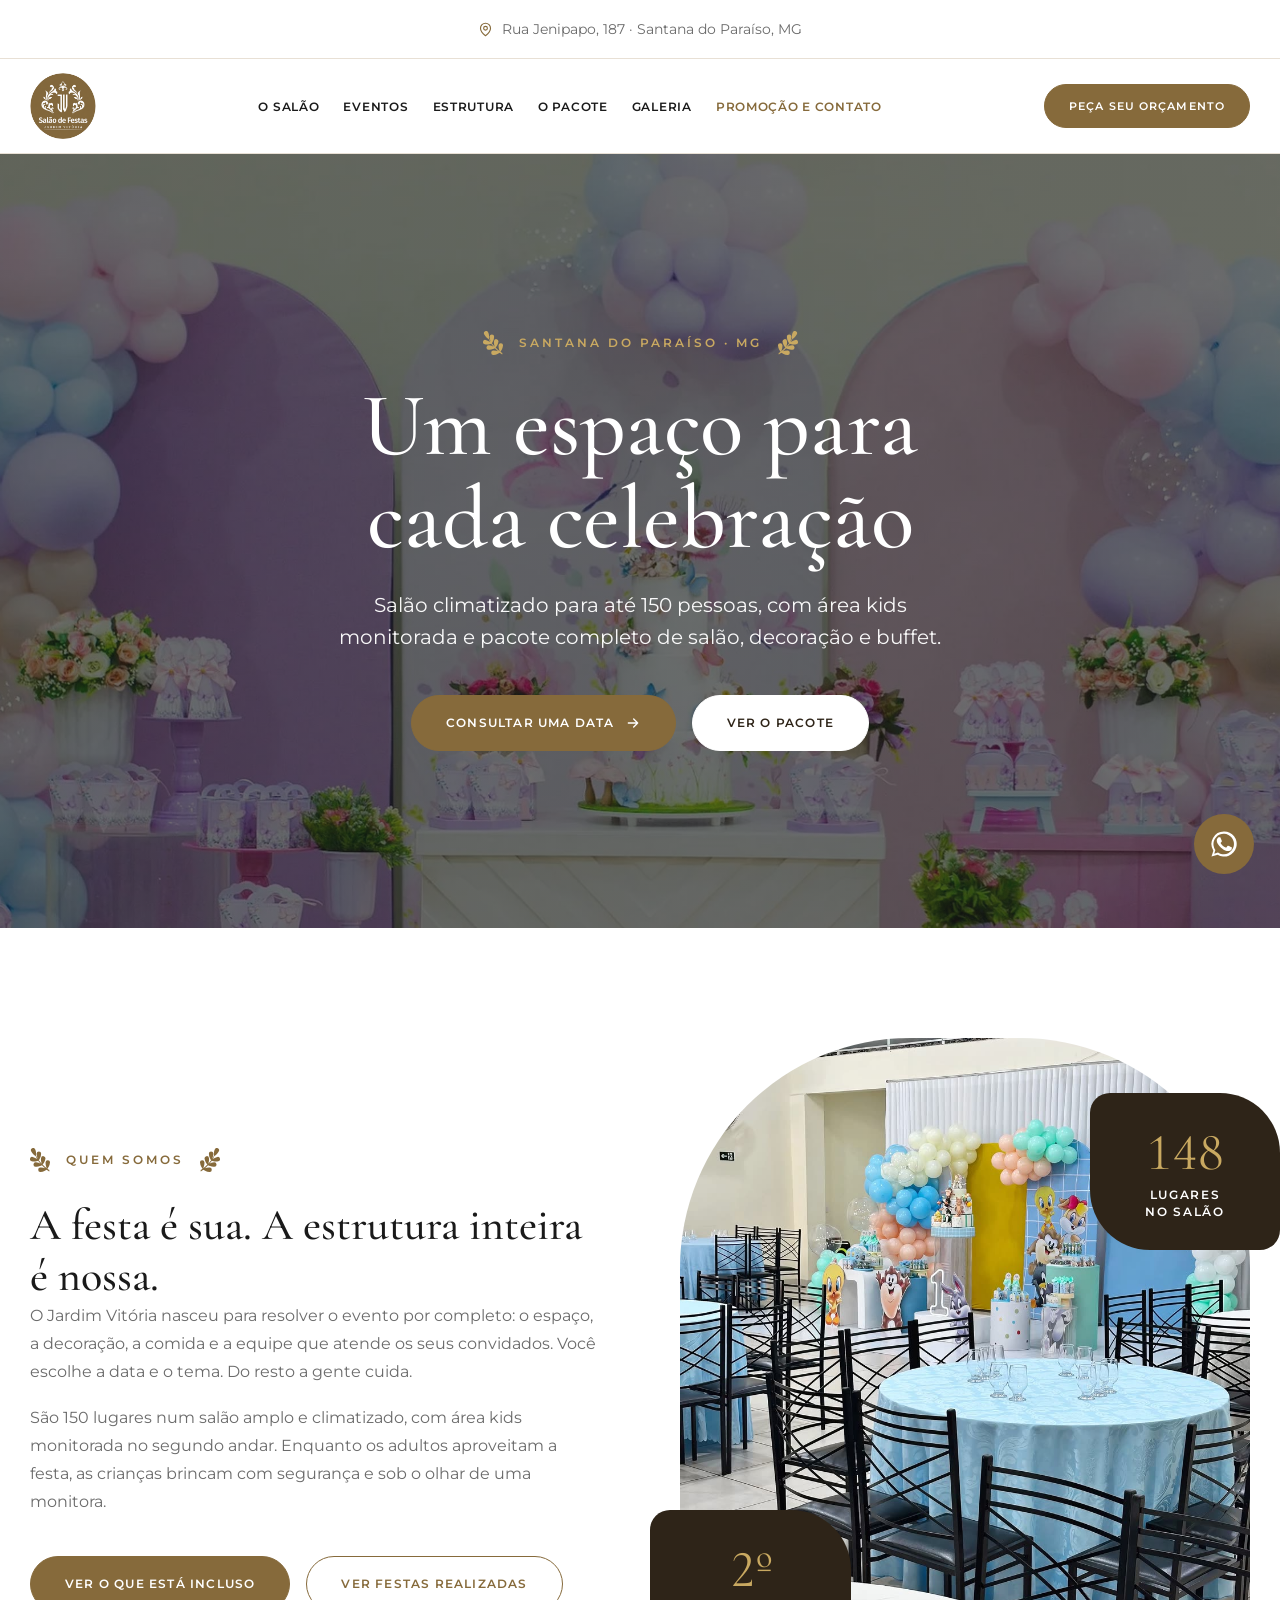
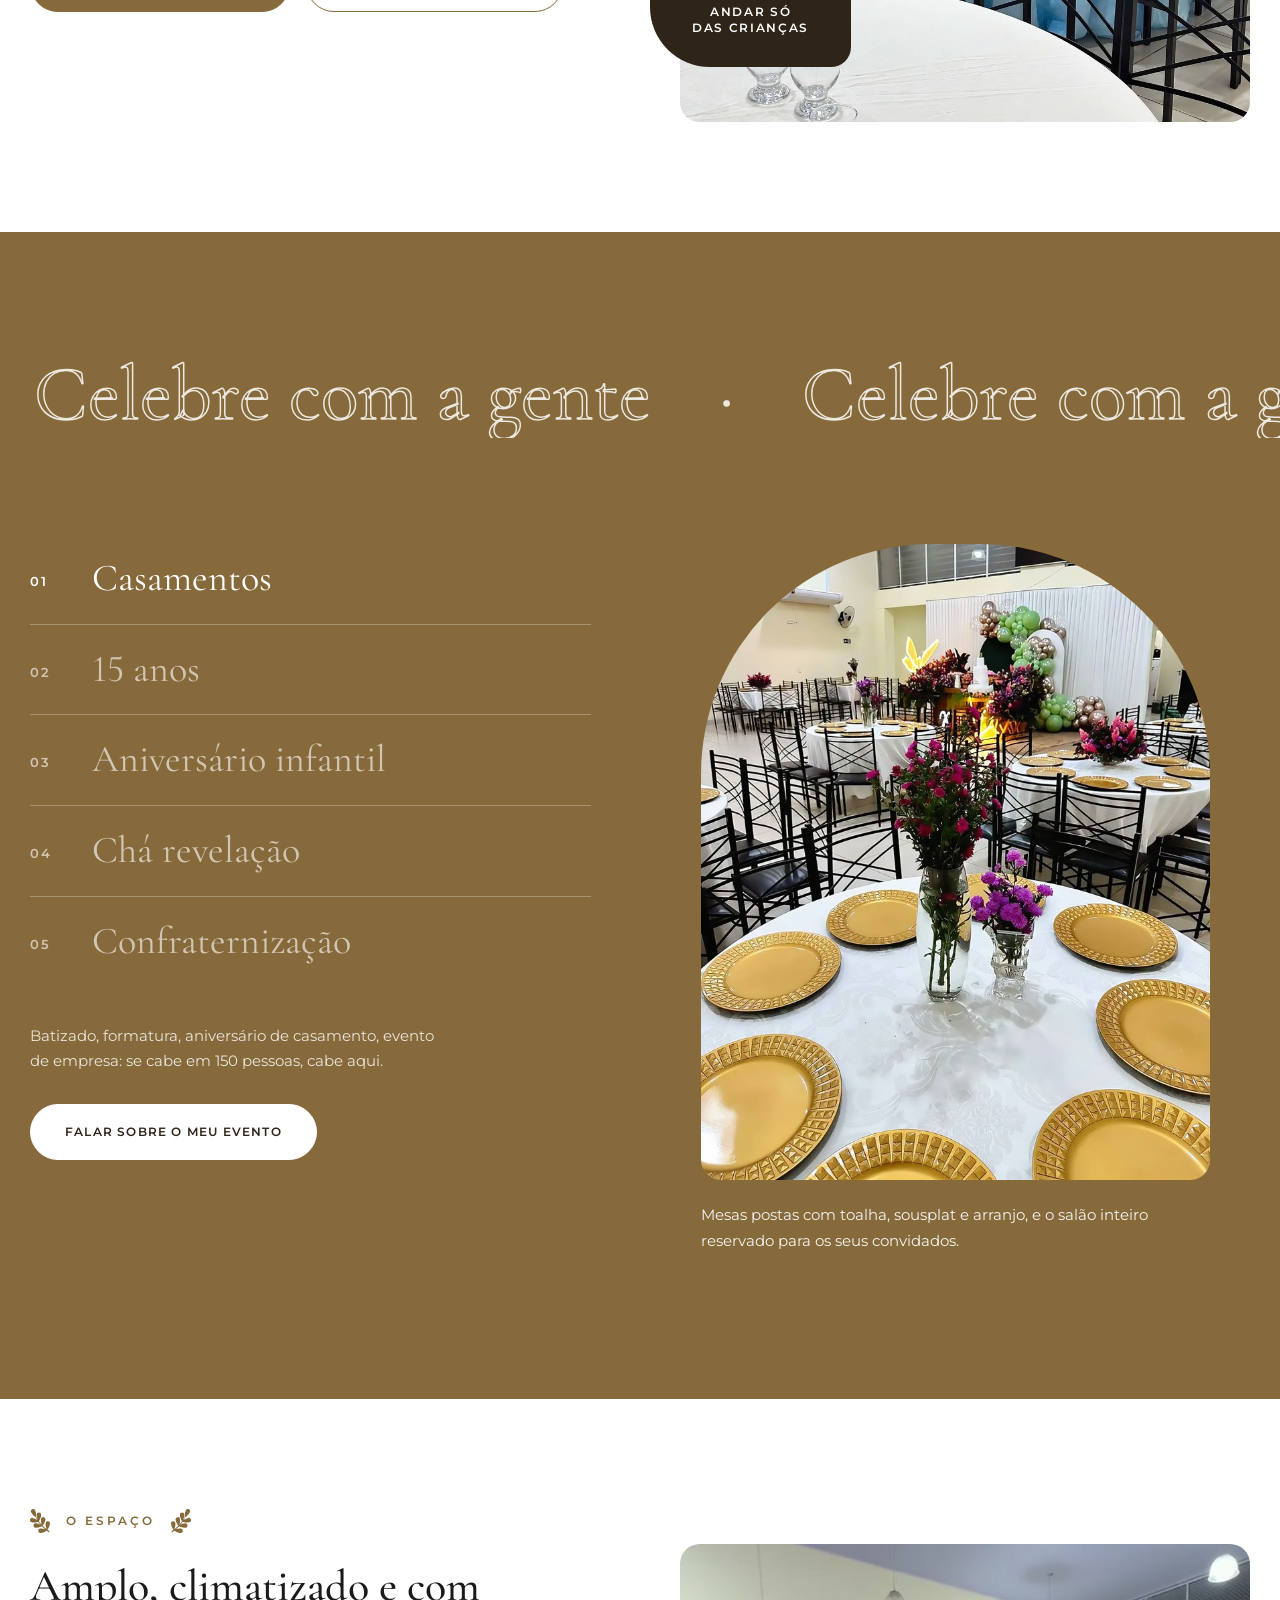
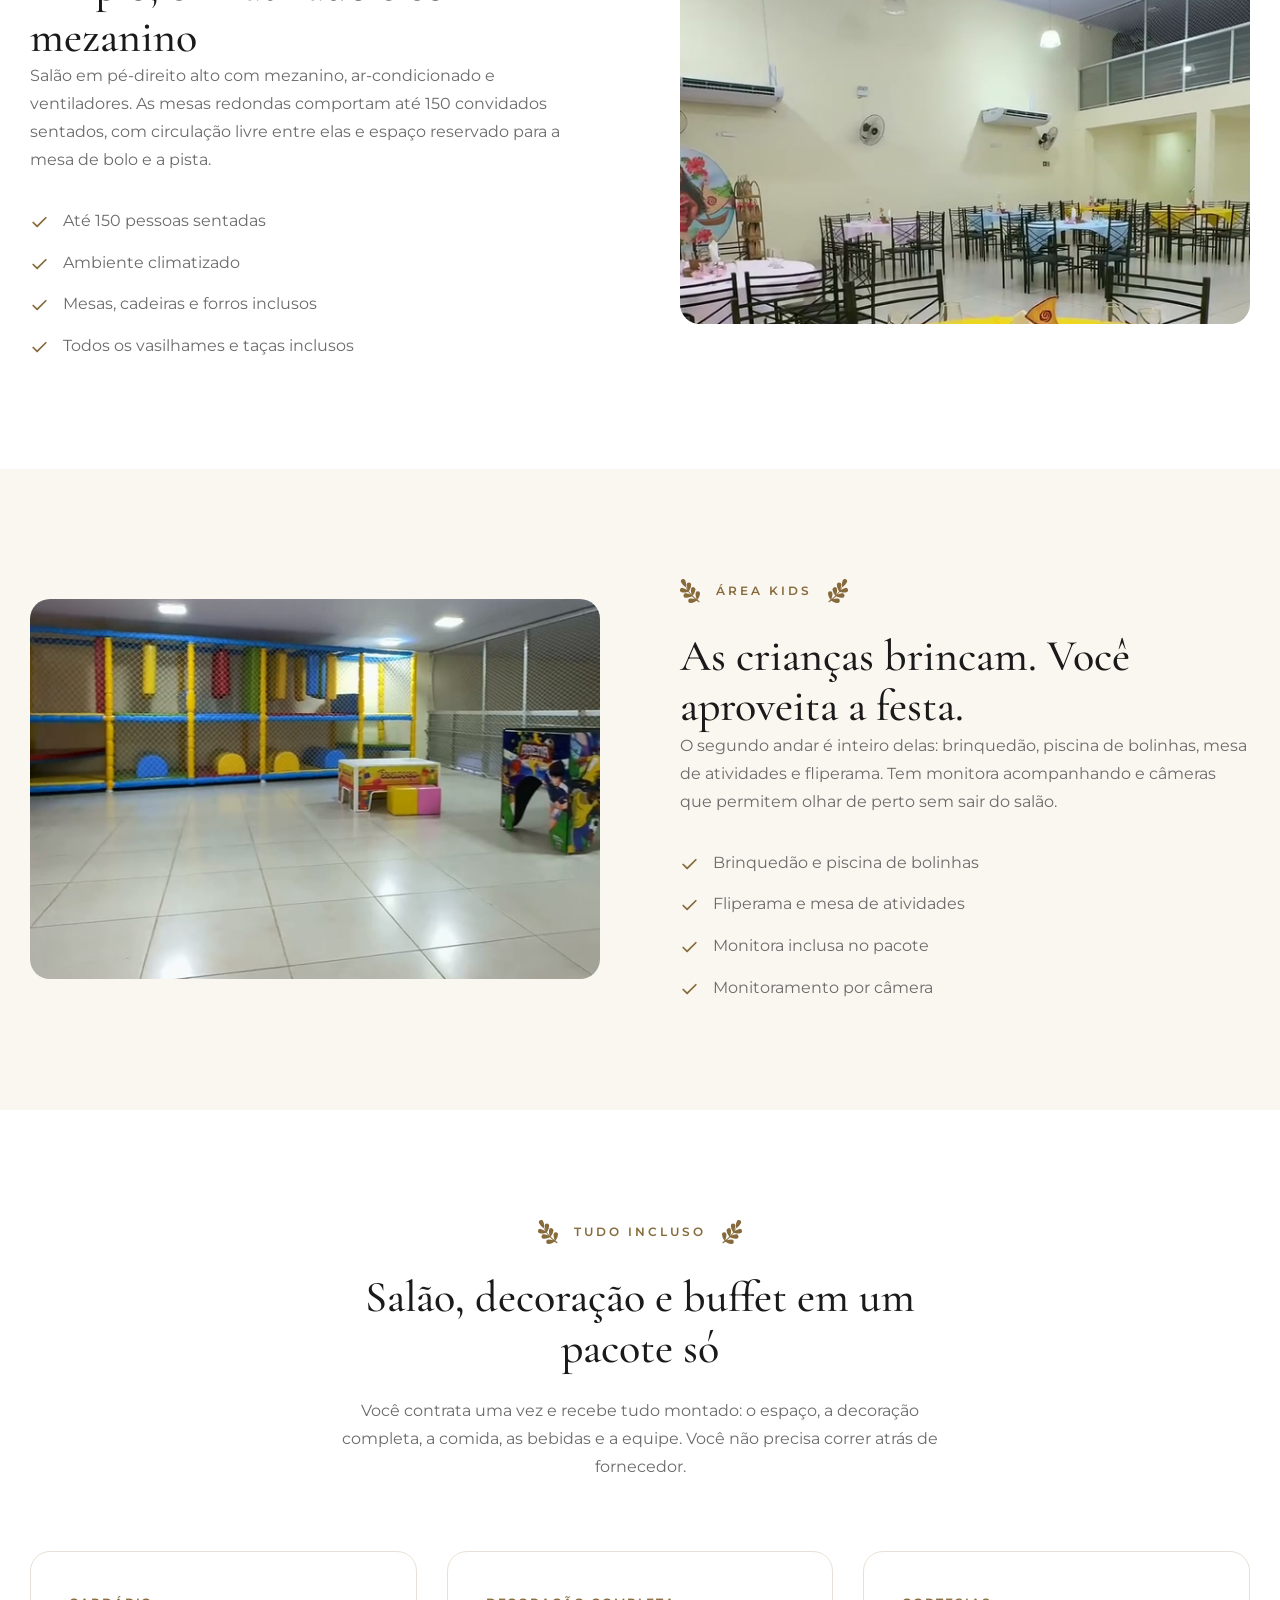
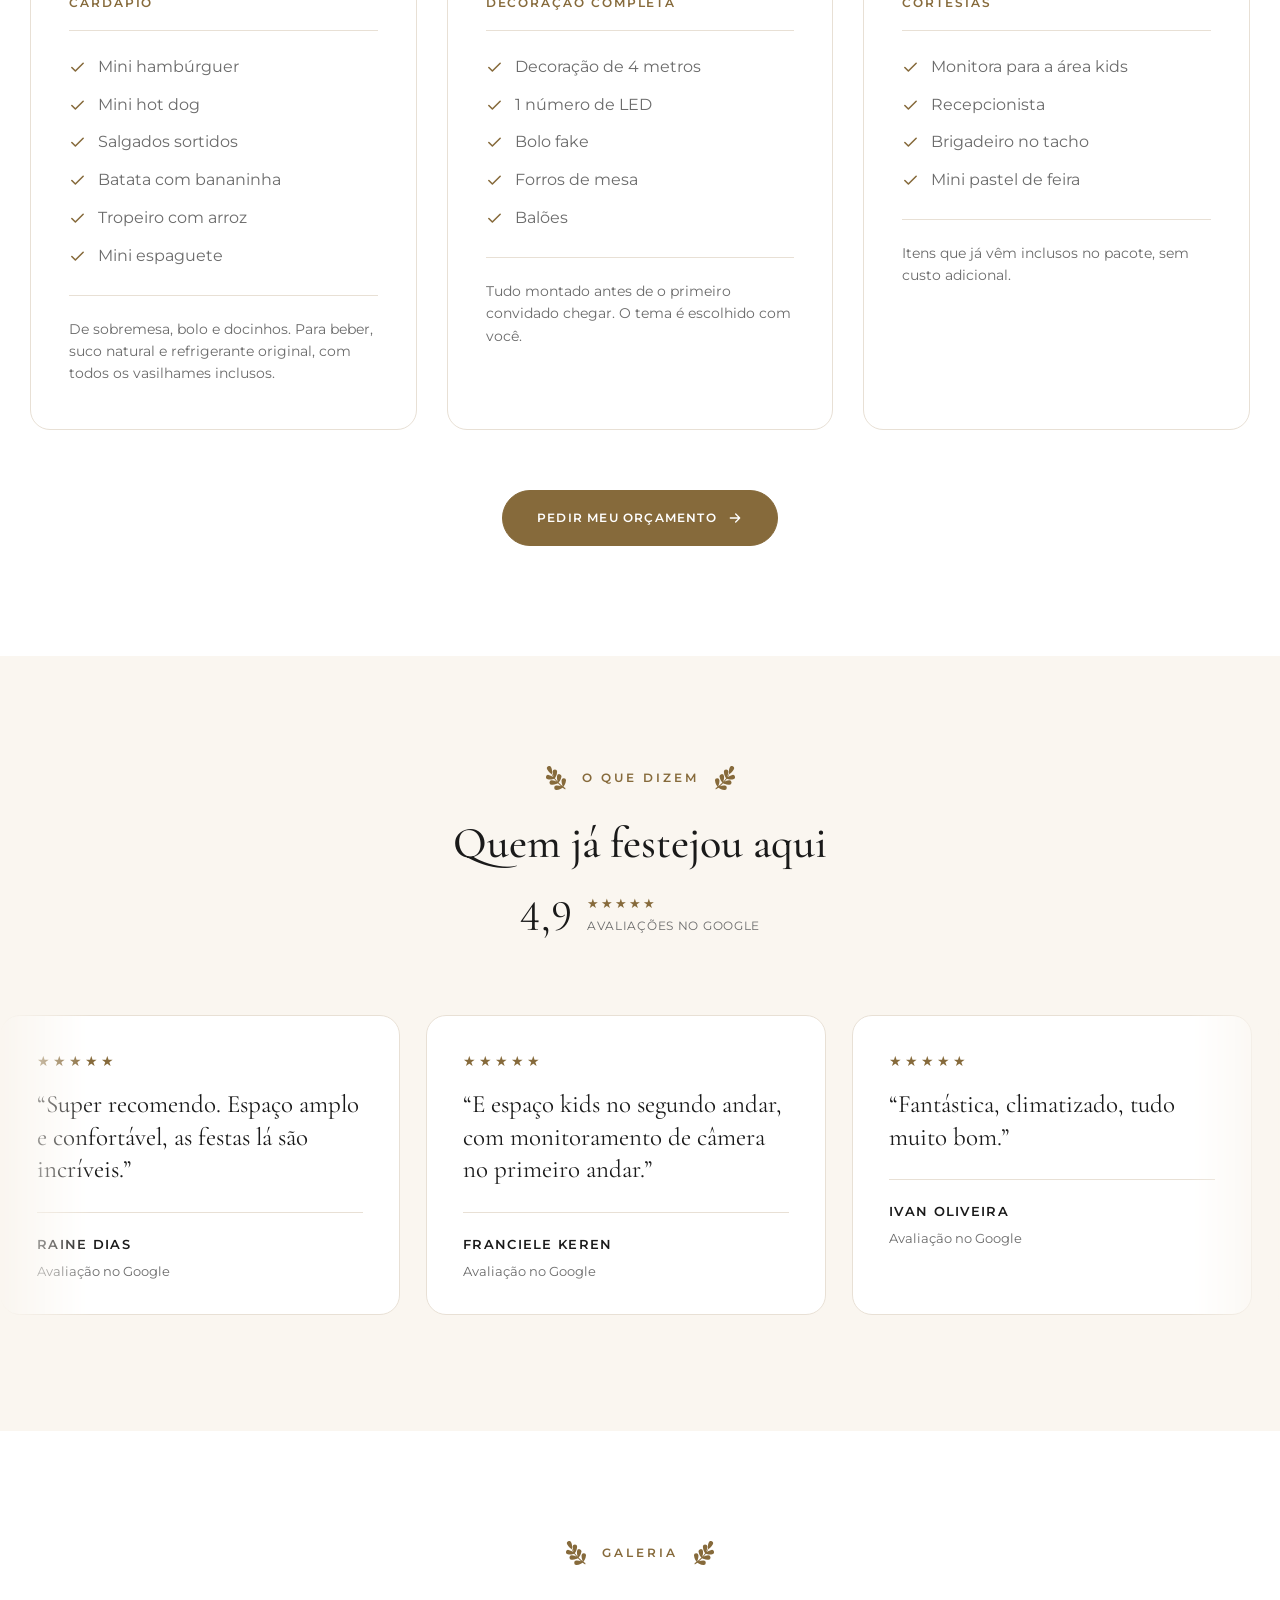
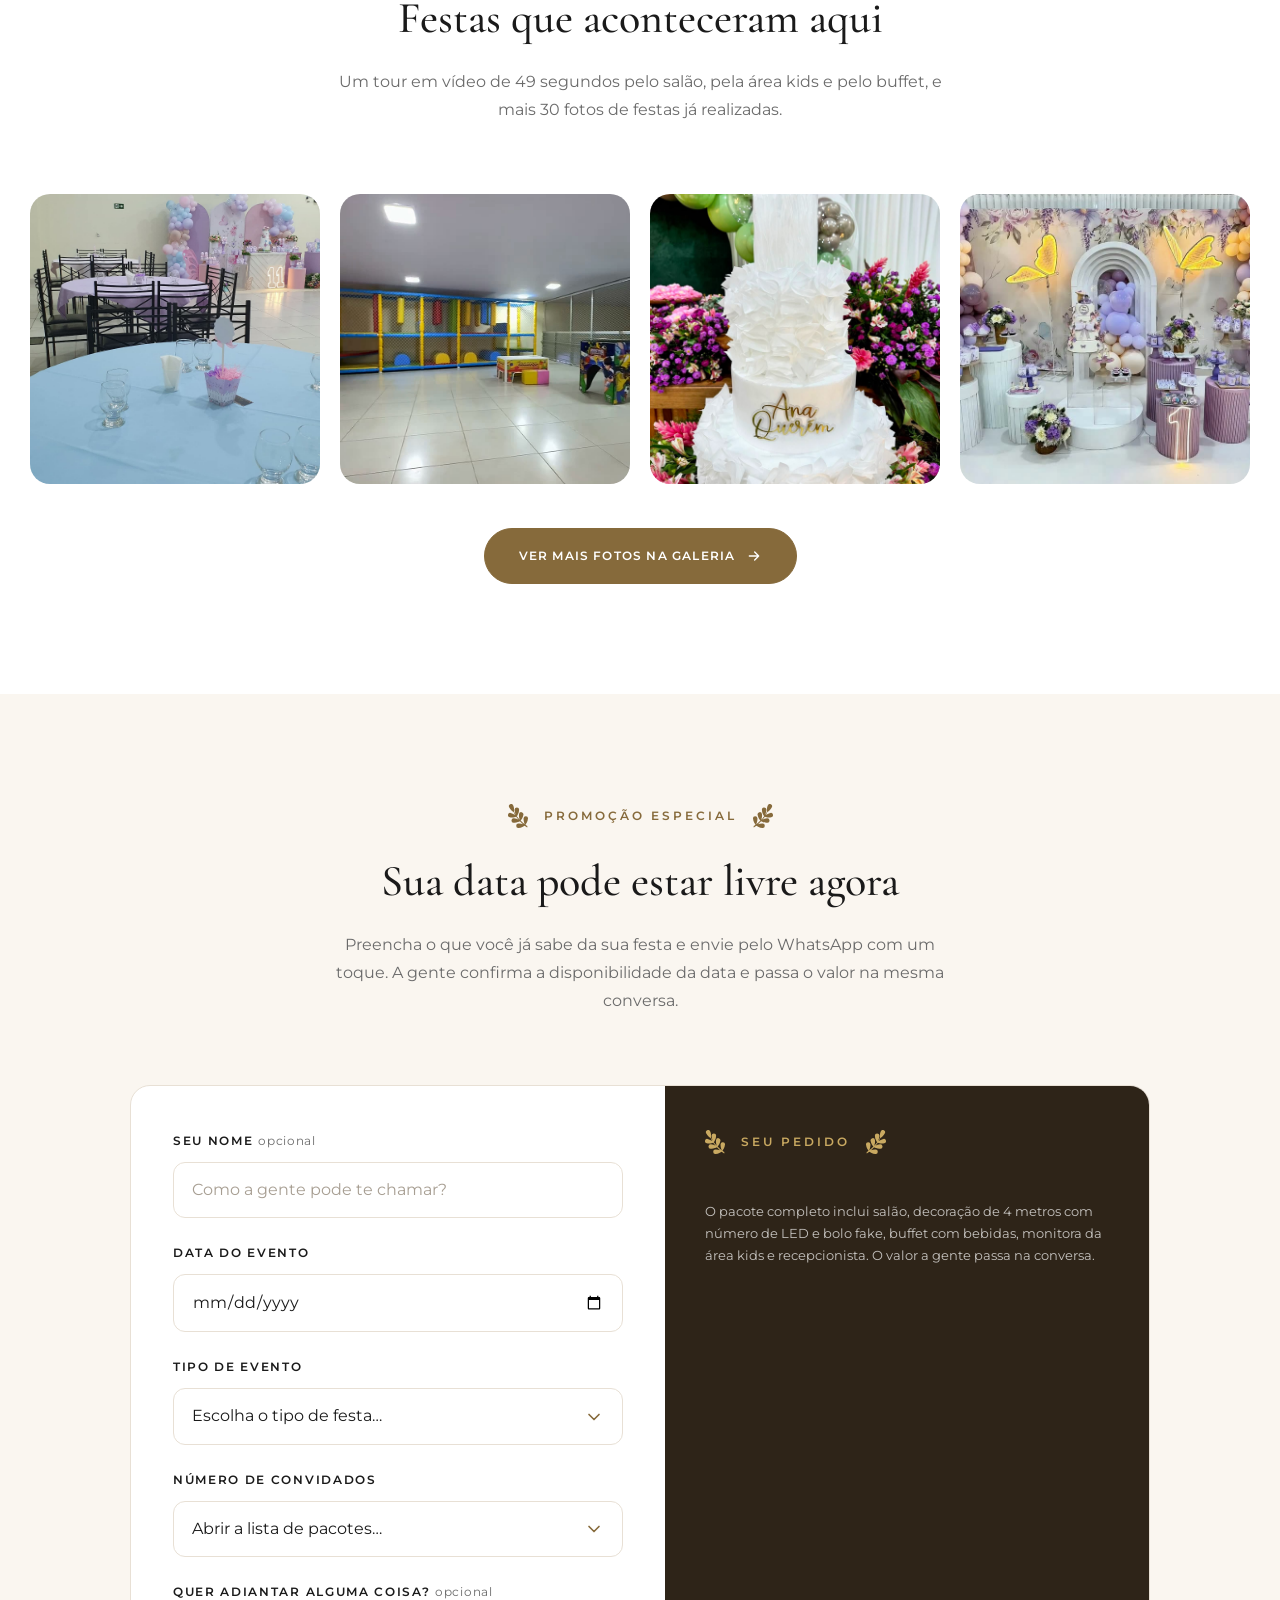
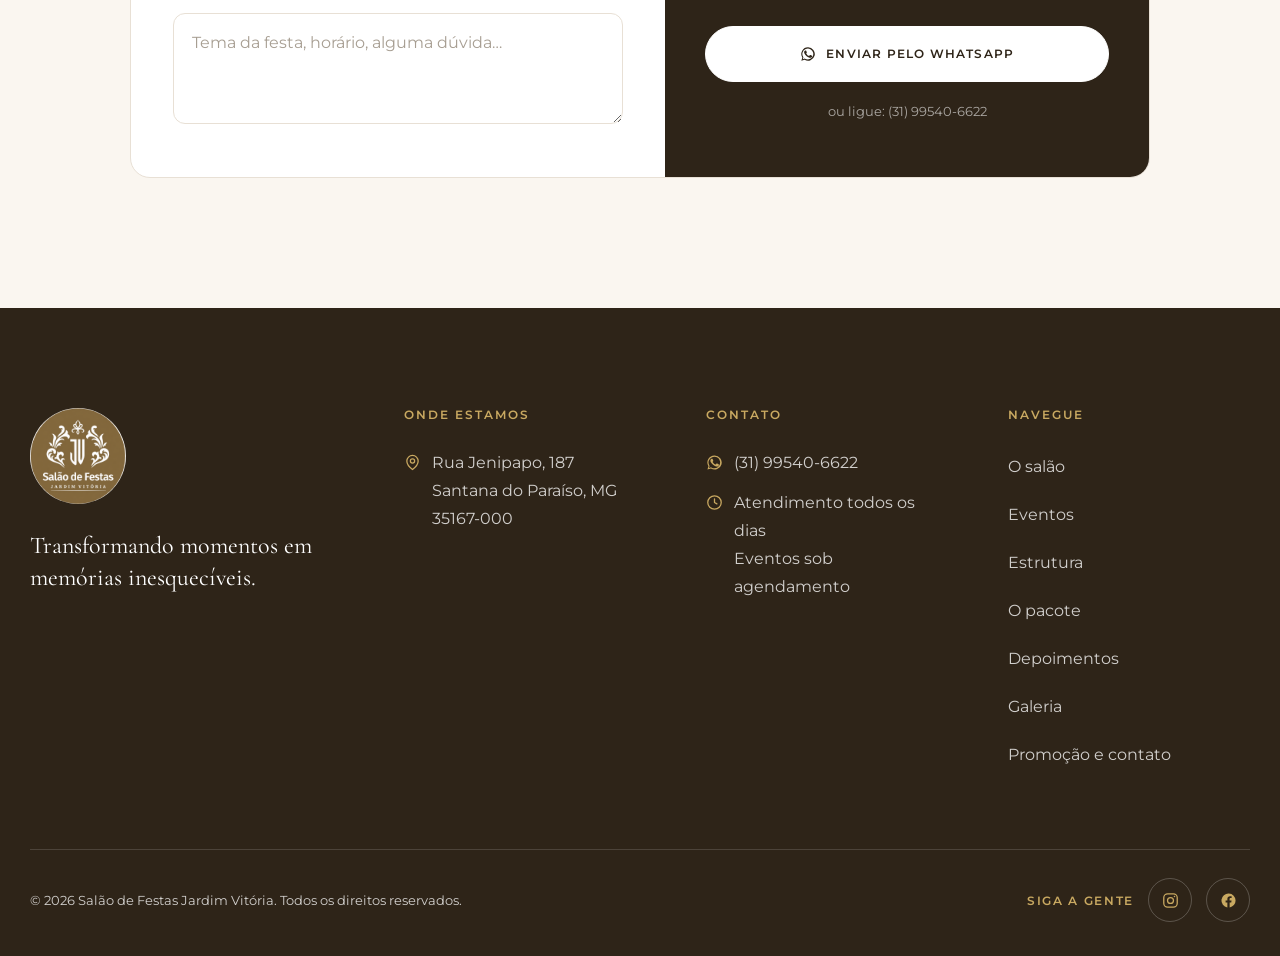
<file: index.html>
<!DOCTYPE html>
<html lang="pt-BR">
<head>
<meta charset="utf-8">
<meta name="viewport" content="width=device-width, initial-scale=1, viewport-fit=cover">
<title>Salão de Festas Jardim Vitória | Casamentos, 15 anos e festas em Santana do Paraíso, MG</title>
<meta name="description" content="Salão de festas para até 150 pessoas em Santana do Paraíso, MG. Espaço climatizado, área kids monitorada e pacote com salão, decoração e buffet. Nota 4,9 no Google.">
<meta name="theme-color" content="#866A3B">
<link rel="canonical" href="https://salaodefestasjardimvitoria.com.br/">

<meta property="og:type" content="website">
<meta property="og:title" content="Salão de Festas Jardim Vitória">
<meta property="og:description" content="Um espaço para cada celebração: até 150 pessoas, climatizado, com área kids monitorada. Santana do Paraíso, MG.">
<meta property="og:image" content="assets/img/hero-salao.jpg">
<meta property="og:locale" content="pt_BR">

<link rel="icon" href="assets/img/logo-jv-180.png">
<link rel="apple-touch-icon" href="assets/img/logo-jv-180.png">

<link rel="preconnect" href="https://fonts.googleapis.com">
<link rel="preconnect" href="https://fonts.gstatic.com" crossorigin>
<link href="https://fonts.googleapis.com/css2?family=Cormorant+Garamond:wght@400;500;600&family=Montserrat:wght@400;500;600&display=swap" rel="stylesheet">
<link rel="stylesheet" href="assets/css/style.css">

<script type="application/ld+json">
{
  "@context": "https://schema.org",
  "@type": "EventVenue",
  "name": "Salão de Festas Jardim Vitória",
  "description": "Salão de festas para até 150 pessoas, climatizado, com área kids monitorada. Casamentos, 15 anos, aniversários infantis, chá revelação e confraternizações.",
  "image": "assets/img/hero-salao.jpg",
  "telephone": "+55 31 99540-6622",
  "maximumAttendeeCapacity": 150,
  "address": {
    "@type": "PostalAddress",
    "streetAddress": "Rua Jenipapo, 187",
    "addressLocality": "Santana do Paraíso",
    "addressRegion": "MG",
    "postalCode": "35167-000",
    "addressCountry": "BR"
  },
  "aggregateRating": {
    "@type": "AggregateRating",
    "ratingValue": "4.9",
    "bestRating": "5"
  },
  "sameAs": ["https://www.instagram.com/salaodefestasjardimvitoria/"]
}
</script>
</head>
<body>

<!-- ============ SVGs reutilizados ============ -->
<svg style="display:none" aria-hidden="true">
  <symbol id="i-pin" viewBox="0 0 24 24" fill="none" stroke="currentColor" stroke-width="1.8" stroke-linecap="round" stroke-linejoin="round">
    <path d="M20 10c0 6-8 12-8 12s-8-6-8-12a8 8 0 0 1 16 0Z"/><circle cx="12" cy="10" r="3"/>
  </symbol>
  <symbol id="i-fone" viewBox="0 0 24 24" fill="none" stroke="currentColor" stroke-width="1.8" stroke-linecap="round" stroke-linejoin="round">
    <path d="M22 16.9v3a2 2 0 0 1-2.2 2 19.8 19.8 0 0 1-8.6-3.1 19.5 19.5 0 0 1-6-6A19.8 19.8 0 0 1 2.1 4.2 2 2 0 0 1 4.1 2h3a2 2 0 0 1 2 1.7c.1 1 .4 1.9.7 2.8a2 2 0 0 1-.5 2.1L8.1 9.9a16 16 0 0 0 6 6l1.3-1.3a2 2 0 0 1 2.1-.4c.9.3 1.8.6 2.8.7a2 2 0 0 1 1.7 2Z"/>
  </symbol>
  <symbol id="i-zap" viewBox="0 0 24 24" fill="currentColor">
    <path d="M17.5 14.4c-.3-.2-1.7-.9-2-1-.3-.1-.5-.1-.7.1-.2.3-.7 1-.9 1.2-.2.2-.3.2-.6.1-.3-.2-1.2-.5-2.3-1.4-.9-.8-1.4-1.7-1.6-2-.2-.3 0-.5.1-.6l.5-.5c.1-.2.2-.3.3-.5 0-.2 0-.4-.1-.5l-.9-2.2c-.2-.6-.5-.5-.7-.5h-.6c-.2 0-.5.1-.8.4-.3.3-1 1-1 2.4s1.1 2.8 1.2 3c.2.2 2.1 3.2 5.1 4.5.7.3 1.3.5 1.7.6.7.2 1.4.2 1.9.1.6-.1 1.7-.7 2-1.4.2-.7.2-1.3.2-1.4-.1-.2-.3-.2-.6-.4ZM12 2A10 10 0 0 0 3.5 17.3L2 22l4.9-1.5A10 10 0 1 0 12 2Zm0 18.2c-1.6 0-3.2-.4-4.5-1.2l-.3-.2-3 .9.9-2.9-.2-.3A8.2 8.2 0 1 1 12 20.2Z"/>
  </symbol>
  <symbol id="i-check" viewBox="0 0 24 24" fill="none" stroke="currentColor" stroke-width="2.2" stroke-linecap="round" stroke-linejoin="round">
    <path d="M20 6 9 17l-5-5"/>
  </symbol>
  <symbol id="i-seta" viewBox="0 0 24 24" fill="none" stroke="currentColor" stroke-width="2" stroke-linecap="round" stroke-linejoin="round">
    <path d="M5 12h14M13 6l6 6-6 6"/>
  </symbol>
  <symbol id="i-menu" viewBox="0 0 24 24" fill="none" stroke="currentColor" stroke-width="2" stroke-linecap="round">
    <path d="M3 6h18M3 12h18M3 18h18"/>
  </symbol>
  <symbol id="i-x" viewBox="0 0 24 24" fill="none" stroke="currentColor" stroke-width="2" stroke-linecap="round">
    <path d="M18 6 6 18M6 6l12 12"/>
  </symbol>
  <symbol id="i-insta" viewBox="0 0 24 24" fill="none" stroke="currentColor" stroke-width="1.8">
    <rect x="2.5" y="2.5" width="19" height="19" rx="5.5"/><circle cx="12" cy="12" r="4.2"/><circle cx="17.6" cy="6.4" r="1.1" fill="currentColor" stroke="none"/>
  </symbol>
  <symbol id="i-face" viewBox="0 0 24 24" fill="currentColor">
    <path d="M22 12a10 10 0 1 0-11.6 9.9v-7h-2.5V12h2.5V9.8c0-2.5 1.5-3.9 3.8-3.9 1.1 0 2.2.2 2.2.2v2.5h-1.3c-1.2 0-1.6.8-1.6 1.6V12h2.8l-.4 2.9h-2.3v7A10 10 0 0 0 22 12Z"/>
  </symbol>
  <symbol id="i-relogio" viewBox="0 0 24 24" fill="none" stroke="currentColor" stroke-width="1.8" stroke-linecap="round" stroke-linejoin="round">
    <circle cx="12" cy="12" r="9.5"/><path d="M12 6.8V12l3.4 2"/>
  </symbol>
</svg>

<a href="#conteudo" class="sr-only">Pular para o conteúdo</a>

<!-- ============ 1 · TOPBAR — só o endereço, centralizado ============ -->
<div class="topbar">
  <div class="container">
    <a class="topbar__local" href="https://www.google.com/maps/search/?api=1&query=Rua+Jenipapo+187+Santana+do+Paraiso+MG" target="_blank" rel="noopener">
      <svg><use href="#i-pin"></use></svg>
      Rua Jenipapo, 187 · Santana do Paraíso, MG
    </a>
  </div>
</div>

<!-- ============ 2 · HEADER — logo à esquerda, menu ao centro, CTA à direita ============ -->
<header class="cabecalho" id="cabecalho">
  <div class="container cabecalho__barra">

    <a class="cabecalho__logo" href="#" aria-label="Salão de Festas Jardim Vitória, início">
      <img src="assets/img/logo-jv.png" alt="Salão de Festas Jardim Vitória" width="500" height="500">
    </a>

    <nav class="nav-principal" aria-label="Navegação principal">
      <ul>
        <li><a href="#sobre">O salão</a></li>
        <li><a href="#eventos">Eventos</a></li>
        <li><a href="#espaco">Estrutura</a></li>
        <li><a href="#pacote">O pacote</a></li>
        <li><a href="#galeria">Galeria</a></li>
        <li><a href="#promocao">Promoção e contato</a></li>
      </ul>
    </nav>

    <a class="btn btn--peq cabecalho__cta" href="https://wa.me/5531995406622?text=Ol%C3%A1!%20Gostaria%20de%20um%20or%C3%A7amento%20para%20meu%20evento." target="_blank" rel="noopener">Peça seu orçamento</a>

    <button class="abre-menu" type="button" aria-expanded="false" aria-controls="menu-lateral">
      Menu <svg><use href="#i-menu"></use></svg>
    </button>
  </div>
</header>

<main id="conteudo">

<!-- ============ 3 · HERO ============ -->
<section class="hero">
  <div class="hero__conteudo">
    <p class="eyebrow">Santana do Paraíso · MG</p>
    <h1>Um espaço para<br>cada celebração</h1>
    <p class="hero__sub">Salão climatizado para até 150 pessoas, com área kids monitorada e pacote completo de salão, decoração e buffet.</p>
    <div class="hero__acoes">
      <a class="btn" href="https://wa.me/5531995406622?text=Ol%C3%A1!%20Gostaria%20de%20consultar%20uma%20data%20no%20Jardim%20Vit%C3%B3ria." target="_blank" rel="noopener">
        Consultar uma data <svg><use href="#i-seta"></use></svg>
      </a>
      <a class="btn btn--claro" href="#pacote">Ver o pacote</a>
    </div>
  </div>
</section>

<!-- ============ 4 · SOBRE ============ -->
<section class="secao" id="sobre">
  <div class="container sobre">

    <div class="sobre__texto">
      <p class="eyebrow">Quem somos</p>
      <h2 class="titulo-secao">A festa é sua. A estrutura inteira é nossa.</h2>
      <p>O Jardim Vitória nasceu para resolver o evento por completo: o espaço, a decoração, a comida e a equipe que atende os seus convidados. Você escolhe a data e o tema. Do resto a gente cuida.</p>
      <p>São 150 lugares num salão amplo e climatizado, com área kids monitorada no segundo andar. Enquanto os adultos aproveitam a festa, as crianças brincam com segurança e sob o olhar de uma monitora.</p>
      <div class="sobre__acoes">
        <a class="btn" href="#pacote">Ver o que está incluso</a>
        <a class="btn btn--ghost" href="galeria.html">Ver festas realizadas</a>
      </div>
    </div>

    <div class="sobre__midia">
      <img class="arco" src="assets/img/salao-vertical.jpg" alt="Salão do Jardim Vitória montado com mesas redondas, toalhas brancas, pratos dourados e arranjos de flores" width="900" height="1080" loading="lazy">
      <!-- o 150 conta de zero quando o selo entra na tela -->
      <div class="contador contador--a">
        <div class="contador__num" data-conta="150">0</div>
        <div class="contador__rot">Lugares<br>no salão</div>
      </div>
      <div class="contador contador--b">
        <div class="contador__num">2º</div>
        <div class="contador__rot">Andar só<br>das crianças</div>
      </div>
    </div>

  </div>
</section>

<!-- ============ 5 · FAIXA DE EVENTOS ============ -->
<section class="faixa" id="eventos">

  <div class="marquee" aria-hidden="true">
    <div class="marquee__trilho">
      <span>Celebre com a gente</span><span>Celebre com a gente</span>
      <span>Celebre com a gente</span><span>Celebre com a gente</span>
    </div>
  </div>

  <div class="container categorias">
    <div class="categorias__coluna">
      <ul class="categorias__lista" role="tablist" aria-label="Tipos de evento">
        <li><button class="categorias__btn" type="button" role="tab" aria-selected="true"  aria-controls="ev-1" id="tab-1"><span class="n">01</span><span class="t">Casamentos</span></button></li>
        <li><button class="categorias__btn" type="button" role="tab" aria-selected="false" aria-controls="ev-2" id="tab-2"><span class="n">02</span><span class="t">15 anos</span></button></li>
        <li><button class="categorias__btn" type="button" role="tab" aria-selected="false" aria-controls="ev-3" id="tab-3"><span class="n">03</span><span class="t">Aniversário infantil</span></button></li>
        <li><button class="categorias__btn" type="button" role="tab" aria-selected="false" aria-controls="ev-4" id="tab-4"><span class="n">04</span><span class="t">Chá revelação</span></button></li>
        <li><button class="categorias__btn" type="button" role="tab" aria-selected="false" aria-controls="ev-5" id="tab-5"><span class="n">05</span><span class="t">Confraternização</span></button></li>
      </ul>
      <p class="categorias__nota">Batizado, formatura, aniversário de casamento, evento de empresa: se cabe em 150 pessoas, cabe aqui.</p>
      <a class="btn btn--claro" href="https://wa.me/5531995406622?text=Ol%C3%A1!%20Queria%20saber%20sobre%20o%20sal%C3%A3o%20para%20o%20meu%20evento." target="_blank" rel="noopener">Falar sobre o meu evento</a>
    </div>

    <div class="categorias__painel">
      <figure class="categorias__figura" id="ev-1" role="tabpanel" aria-labelledby="tab-1" data-ativo="true">
        <img src="assets/img/cat-casamentos.jpg" alt="Salão montado para evento formal, com toalhas brancas, pratos dourados e arranjos de flores" width="760" height="950" loading="lazy">
        <figcaption>Mesas postas com toalha, sousplat e arranjo, e o salão inteiro reservado para os seus convidados.</figcaption>
      </figure>
      <figure class="categorias__figura" id="ev-2" role="tabpanel" aria-labelledby="tab-2" hidden>
        <img src="assets/img/cat-15anos.jpg" alt="Bolo de 15 anos branco de vários andares, cercado por arranjos de flores" width="760" height="950" loading="lazy">
        <figcaption>Mesa de bolo, iluminação, número de LED e a pista livre para a valsa e a festa depois dela.</figcaption>
      </figure>
      <figure class="categorias__figura" id="ev-3" role="tabpanel" aria-labelledby="tab-3" hidden>
        <img src="assets/img/cat-infantil.jpg" alt="Bolo de aniversário infantil de vários andares, com os personagens da festa e painéis de balões ao fundo" width="760" height="950" loading="lazy">
        <figcaption>Área kids monitorada no segundo andar, com brinquedos e fliperama. A monitora está inclusa no pacote.</figcaption>
      </figure>
      <figure class="categorias__figura" id="ev-4" role="tabpanel" aria-labelledby="tab-4" hidden>
        <img src="assets/img/cat-cha-revelacao.jpg" alt="Decoração em tons pastel com balões, arcos e mesa de lembrancinhas" width="760" height="950" loading="lazy">
        <figcaption>O momento da revelação com todo mundo reunido, e a decoração pronta antes de o primeiro convidado chegar.</figcaption>
      </figure>
      <figure class="categorias__figura" id="ev-5" role="tabpanel" aria-labelledby="tab-5" hidden>
        <img src="assets/img/cat-confraternizacao.jpg" alt="Salão montado com mesas redondas e cadeiras para confraternização" width="760" height="950" loading="lazy">
        <figcaption>Espaço amplo e climatizado para a confraternização da empresa, da igreja ou da família inteira.</figcaption>
      </figure>
    </div>
  </div>
</section>

<!-- ============ 6 · O SALÃO ============ -->
<section class="secao" id="espaco">
  <div class="container estrutura">
    <div>
      <p class="eyebrow">O espaço</p>
      <h2 class="titulo-secao">Amplo, climatizado e com mezanino</h2>
      <p>Salão em pé-direito alto com mezanino, ar-condicionado e ventiladores. As mesas redondas comportam até 150 convidados sentados, com circulação livre entre elas e espaço reservado para a mesa de bolo e a pista.</p>
      <ul class="estrutura__lista">
        <li><svg><use href="#i-check"></use></svg> Até 150 pessoas sentadas</li>
        <li><svg><use href="#i-check"></use></svg> Ambiente climatizado</li>
        <li><svg><use href="#i-check"></use></svg> Mesas, cadeiras e forros inclusos</li>
        <li><svg><use href="#i-check"></use></svg> Todos os vasilhames e taças inclusos</li>
      </ul>
    </div>
    <div class="estrutura__midia">
      <img src="assets/img/salao-mesa-detalhe.jpg" alt="Vista ampla do salão com pé-direito alto, mezanino, ar-condicionado e mesas redondas postas" width="1200" height="800" loading="lazy">
    </div>
  </div>
</section>

<!-- ============ 7 · ÁREA KIDS (espelhado) ============ -->
<section class="secao secao--creme">
  <div class="container estrutura estrutura--espelhado">
    <div>
      <p class="eyebrow">Área kids</p>
      <h2 class="titulo-secao">As crianças brincam. Você aproveita a festa.</h2>
      <p>O segundo andar é inteiro delas: brinquedão, piscina de bolinhas, mesa de atividades e fliperama. Tem monitora acompanhando e câmeras que permitem olhar de perto sem sair do salão.</p>
      <ul class="estrutura__lista">
        <li><svg><use href="#i-check"></use></svg> Brinquedão e piscina de bolinhas</li>
        <li><svg><use href="#i-check"></use></svg> Fliperama e mesa de atividades</li>
        <li><svg><use href="#i-check"></use></svg> Monitora inclusa no pacote</li>
        <li><svg><use href="#i-check"></use></svg> Monitoramento por câmera</li>
      </ul>
    </div>
    <div class="estrutura__midia">
      <img src="assets/img/kids-area.jpg" alt="Segundo andar do Jardim Vitória com brinquedão, mesa de atividades e fliperama" width="1200" height="800" loading="lazy">
    </div>
  </div>
</section>

<!-- ============ 8 · PACOTE E VALORES ============ -->
<section class="secao" id="pacote">
  <div class="container">

    <div class="cabecalho-secao centro">
      <p class="eyebrow eyebrow--centro">Tudo incluso</p>
      <h2 class="titulo-secao">Salão, decoração e buffet em um pacote só</h2>
      <p>Você contrata uma vez e recebe tudo montado: o espaço, a decoração completa, a comida, as bebidas e a equipe. Você não precisa correr atrás de fornecedor.</p>
    </div>

    <div class="pacote__grid">

      <div class="card">
        <h3 class="card__titulo">Cardápio</h3>
        <ul>
          <li><svg><use href="#i-check"></use></svg> Mini hambúrguer</li>
          <li><svg><use href="#i-check"></use></svg> Mini hot dog</li>
          <li><svg><use href="#i-check"></use></svg> Salgados sortidos</li>
          <li><svg><use href="#i-check"></use></svg> Batata com bananinha</li>
          <li><svg><use href="#i-check"></use></svg> Tropeiro com arroz</li>
          <li><svg><use href="#i-check"></use></svg> Mini espaguete</li>
        </ul>
        <p class="card__nota">De sobremesa, bolo e docinhos. Para beber, suco natural e refrigerante original, com todos os vasilhames inclusos.</p>
      </div>

      <div class="card">
        <h3 class="card__titulo">Decoração completa</h3>
        <ul>
          <li><svg><use href="#i-check"></use></svg> Decoração de 4 metros</li>
          <li><svg><use href="#i-check"></use></svg> 1 número de LED</li>
          <li><svg><use href="#i-check"></use></svg> Bolo fake</li>
          <li><svg><use href="#i-check"></use></svg> Forros de mesa</li>
          <li><svg><use href="#i-check"></use></svg> Balões</li>
        </ul>
        <p class="card__nota">Tudo montado antes de o primeiro convidado chegar. O tema é escolhido com você.</p>
      </div>

      <div class="card">
        <h3 class="card__titulo">Cortesias</h3>
        <ul>
          <li><svg><use href="#i-check"></use></svg> Monitora para a área kids</li>
          <li><svg><use href="#i-check"></use></svg> Recepcionista</li>
          <li><svg><use href="#i-check"></use></svg> Brigadeiro no tacho</li>
          <li><svg><use href="#i-check"></use></svg> Mini pastel de feira</li>
        </ul>
        <p class="card__nota">Itens que já vêm inclusos no pacote, sem custo adicional.</p>
      </div>

    </div>

    <div class="pacote__acao">
      <a class="btn" href="#promocao">Pedir meu orçamento <svg><use href="#i-seta"></use></svg></a>
    </div>

  </div>
</section>

<!-- ============ 9 · DEPOIMENTOS ============ -->
<section class="secao secao--creme" id="depoimentos">
  <div class="container">

    <div class="cabecalho-secao centro">
      <p class="eyebrow eyebrow--centro">O que dizem</p>
      <h2 class="titulo-secao">Quem já festejou aqui</h2>
      <!-- a nota do Google saiu do topo do site e passou a morar aqui, ao lado
           das avaliações de onde ela vem -->
      <div class="avaliacao">
        <span class="avaliacao__nota">4,9</span>
        <div>
          <div class="avaliacao__estrelas" aria-hidden="true">★★★★★</div>
          <div class="avaliacao__fonte">Avaliações no Google</div>
        </div>
      </div>
    </div>

  </div>

  <!-- esteira: anda sozinha, da direita para a esquerda, sem parar.
       O segundo bloco é a cópia que fecha o laço — fica fora da leitura. -->
  <div class="esteira" data-esteira>
    <div class="esteira__trilho">

      <figure class="depo">
        <div class="depo__estrelas" aria-hidden="true">★★★★★</div>
        <blockquote>“Super recomendo. Espaço amplo e confortável, as festas lá são incríveis.”</blockquote>
        <figcaption><span class="depo__nome">Raine Dias</span><span class="depo__origem">Avaliação no Google</span></figcaption>
      </figure>
      <figure class="depo">
        <div class="depo__estrelas" aria-hidden="true">★★★★★</div>
        <blockquote>“E espaço kids no segundo andar, com monitoramento de câmera no primeiro andar.”</blockquote>
        <figcaption><span class="depo__nome">Franciele Keren</span><span class="depo__origem">Avaliação no Google</span></figcaption>
      </figure>
      <figure class="depo">
        <div class="depo__estrelas" aria-hidden="true">★★★★★</div>
        <blockquote>“Fantástica, climatizado, tudo muito bom.”</blockquote>
        <figcaption><span class="depo__nome">Ivan Oliveira</span><span class="depo__origem">Avaliação no Google</span></figcaption>
      </figure>

      <figure class="depo" aria-hidden="true">
        <div class="depo__estrelas">★★★★★</div>
        <blockquote>“Super recomendo. Espaço amplo e confortável, as festas lá são incríveis.”</blockquote>
        <figcaption><span class="depo__nome">Raine Dias</span><span class="depo__origem">Avaliação no Google</span></figcaption>
      </figure>
      <figure class="depo" aria-hidden="true">
        <div class="depo__estrelas">★★★★★</div>
        <blockquote>“E espaço kids no segundo andar, com monitoramento de câmera no primeiro andar.”</blockquote>
        <figcaption><span class="depo__nome">Franciele Keren</span><span class="depo__origem">Avaliação no Google</span></figcaption>
      </figure>
      <figure class="depo" aria-hidden="true">
        <div class="depo__estrelas">★★★★★</div>
        <blockquote>“Fantástica, climatizado, tudo muito bom.”</blockquote>
        <figcaption><span class="depo__nome">Ivan Oliveira</span><span class="depo__origem">Avaliação no Google</span></figcaption>
      </figure>

    </div>
  </div>
</section>

<!-- ============ 10 · GALERIA ============ -->
<!-- Na home ficam quatro chamadas em uma fileira. O acervo inteiro (o tour em
     vídeo + todas as fotos) mora em galeria.html — inclusive estes quatro
     quadros levam para lá. -->
<section class="secao" id="galeria">
  <div class="container">
    <div class="cabecalho-secao centro">
      <p class="eyebrow eyebrow--centro">Galeria</p>
      <h2 class="titulo-secao">Festas que aconteceram aqui</h2>
      <p>Um tour em vídeo de 49 segundos pelo salão, pela área kids e pelo buffet, e mais 30 fotos de festas já realizadas.</p>
    </div>

    <div class="galeria">
      <figure class="galeria__item">
        <img src="assets/img/g-04.jpg" alt="Mesas em tons pastel e a decoração de aniversário ao fundo" loading="lazy">
      </figure>
      <figure class="galeria__item">
        <img src="assets/img/g-05.jpg" alt="Área kids do segundo andar, com brinquedão e mesa de atividades" loading="lazy">
      </figure>
      <figure class="galeria__item">
        <img src="assets/img/g-15.jpg" alt="Bolo de 15 anos branco, cercado de arranjos de flores" loading="lazy">
      </figure>
      <figure class="galeria__item">
        <img src="assets/img/g-12.jpg" alt="Decoração em tons de lilás, com arcos e mesa de doces" loading="lazy">
      </figure>
    </div>

    <div class="galeria__acao">
      <a class="btn" href="galeria.html">
        Ver mais fotos na galeria <svg><use href="#i-seta"></use></svg>
      </a>
    </div>
  </div>
</section>

<!-- ============ 11 · PROMOÇÃO + FECHAMENTO (seção única) ============ -->
<!-- Promoção e "vamos marcar" viraram uma coisa só: os pacotes com valor
     aparecem de cara, a pessoa escolhe o tamanho da festa (e a data, se
     quiser) e o botão leva ao WhatsApp com a mensagem pronta.
     Preços e data-limite: bloco 7 de assets/js/main.js. -->
<section class="fechamento" id="promocao">
  <span id="contato" class="ancora" aria-hidden="true"></span>
  <div class="container">

    <div class="cabecalho-secao centro">
      <p class="eyebrow eyebrow--centro">Promoção especial</p>
      <h2 class="titulo-secao">Sua data pode estar livre agora</h2>
      <p>Preencha o que você já sabe da sua festa e envie pelo WhatsApp com um toque. A gente confirma a disponibilidade da data e passa o valor na mesma conversa.</p>
    </div>

    <div class="formulario">

      <div class="formulario__campos">

        <div class="campo">
          <label for="f-nome">Seu nome <span>opcional</span></label>
          <input class="controle" type="text" id="f-nome" autocomplete="name" placeholder="Como a gente pode te chamar?">
        </div>

        <div class="campo">
          <label for="f-data">Data do evento</label>
          <input class="controle" type="date" id="f-data">
          <p class="aviso" data-aviso hidden></p>
        </div>

        <div class="campo">
          <label for="f-tipo">Tipo de evento</label>
          <select class="controle" id="f-tipo">
            <option value="">Escolha o tipo de festa…</option>
            <option value="um casamento">Casamento</option>
            <option value="uma festa de 15 anos">15 anos</option>
            <option value="um aniversário infantil">Aniversário infantil</option>
            <option value="um chá revelação">Chá revelação</option>
            <option value="uma confraternização">Confraternização</option>
            <option value="um evento">Outro evento</option>
          </select>
        </div>

        <div class="campo">
          <label for="f-pacote">Número de convidados</label>
          <select class="controle" id="f-pacote">
            <option value="">Abrir a lista de pacotes…</option>
            <option value="50">50 convidados</option>
            <option value="60">60 convidados</option>
            <option value="70">70 convidados</option>
            <option value="80">80 convidados</option>
            <option value="90">90 convidados</option>
            <option value="100">100 convidados</option>
            <option value="110">110 convidados</option>
            <option value="120">120 convidados</option>
            <option value="121">Mais de 120 convidados</option>
          </select>
        </div>

        <div class="campo">
          <label for="f-obs">Quer adiantar alguma coisa? <span>opcional</span></label>
          <textarea class="controle" id="f-obs" rows="3" placeholder="Tema da festa, horário, alguma dúvida…"></textarea>
        </div>

      </div>

      <aside class="formulario__resumo" aria-live="polite">
        <p class="eyebrow">Seu pedido</p>

        <!-- cada linha só aparece quando o campo dela é preenchido -->
        <div class="resumo">
          <div class="resumo__linha" data-linha="nome" hidden>
            <span class="resumo__rot">Nome</span>
            <span class="resumo__val"></span>
          </div>
          <div class="resumo__linha" data-linha="data" hidden>
            <span class="resumo__rot">Data</span>
            <span class="resumo__val"></span>
          </div>
          <div class="resumo__linha" data-linha="tipo" hidden>
            <span class="resumo__rot">Evento</span>
            <span class="resumo__val"></span>
          </div>
          <div class="resumo__linha" data-linha="pessoas" hidden>
            <span class="resumo__rot">Convidados</span>
            <span class="resumo__val"></span>
          </div>
        </div>

        <p class="formulario__inclui">O pacote completo inclui salão, decoração de 4 metros com número de LED e bolo fake, buffet com bebidas, monitora da área kids e recepcionista. O valor a gente passa na conversa.</p>

        <div class="formulario__acao">
          <a class="btn btn--claro" data-zap href="https://wa.me/5531995406622?text=Ol%C3%A1!%20Vim%20pelo%20site%20do%20Sal%C3%A3o%20Jardim%20Vit%C3%B3ria%20e%20gostaria%20de%20um%20or%C3%A7amento." target="_blank" rel="noopener">
            <svg><use href="#i-zap"></use></svg> Enviar pelo WhatsApp
          </a>
          <a class="formulario__fone" href="tel:+5531995406622">ou ligue: (31) 99540-6622</a>
        </div>
      </aside>

    </div>


  </div>
</section>

</main>

<!-- ============ 12 · RODAPÉ ============ -->
<footer class="rodape">
  <div class="container">
    <div class="rodape__grid">

      <div>
        <div class="rodape__logo">
          <img src="assets/img/logo-jv.png" alt="Salão de Festas Jardim Vitória" width="500" height="500" loading="lazy">
        </div>
        <p class="rodape__frase">Transformando momentos em memórias inesquecíveis.</p>
      </div>

      <div>
        <h4>Onde estamos</h4>
        <p class="rodape__linha">
          <svg><use href="#i-pin"></use></svg>
          <span>Rua Jenipapo, 187<br>Santana do Paraíso, MG<br>35167-000</span>
        </p>
      </div>

      <div>
        <h4>Contato</h4>
        <ul>
          <li class="rodape__linha"><svg><use href="#i-zap"></use></svg> <a href="https://wa.me/5531995406622" target="_blank" rel="noopener">(31) 99540-6622</a></li>
          <li class="rodape__linha"><svg><use href="#i-relogio"></use></svg> <span>Atendimento todos os dias<br>Eventos sob agendamento</span></li>
        </ul>
      </div>

      <div>
        <h4>Navegue</h4>
        <ul>
          <li><a href="#sobre">O salão</a></li>
          <li><a href="#eventos">Eventos</a></li>
          <li><a href="#espaco">Estrutura</a></li>
          <li><a href="#pacote">O pacote</a></li>
          <li><a href="#depoimentos">Depoimentos</a></li>
          <li><a href="#galeria">Galeria</a></li>
          <li><a href="#promocao">Promoção e contato</a></li>
        </ul>
      </div>

    </div>

    <div class="rodape__base">
      <span>© 2026 Salão de Festas Jardim Vitória. Todos os direitos reservados.</span>
      <div class="redes">
        <span class="redes__rot">Siga a gente</span>
        <a href="https://www.instagram.com/salaodefestasjardimvitoria/" target="_blank" rel="noopener" aria-label="Instagram"><svg><use href="#i-insta"></use></svg></a>
        <a href="https://www.facebook.com/" target="_blank" rel="noopener" aria-label="Facebook"><svg><use href="#i-face"></use></svg></a>
      </div>
    </div>
  </div>
</footer>

<!-- ============ 13 · BARRA FIXA MOBILE ============ -->
<nav class="barra-mobile" aria-label="Ações rápidas">
  <ul>
    <li><a href="https://wa.me/5531995406622" target="_blank" rel="noopener"><svg><use href="#i-zap"></use></svg> WhatsApp</a></li>
    <li><a href="tel:+5531995406622"><svg><use href="#i-fone"></use></svg> Ligar</a></li>
    <li><a href="https://www.google.com/maps/search/?api=1&query=Rua+Jenipapo+187+Santana+do+Paraiso+MG" target="_blank" rel="noopener"><svg><use href="#i-pin"></use></svg> Como chegar</a></li>
  </ul>
</nav>

<a class="zap-flutuante" href="https://wa.me/5531995406622" target="_blank" rel="noopener" aria-label="Falar no WhatsApp">
  <svg><use href="#i-zap"></use></svg>
</a>

<!-- menu lateral (mobile) -->
<div class="veu" data-veu></div>
<aside class="menu-lateral" id="menu-lateral" aria-label="Menu">
  <div class="menu-lateral__topo">
    <img src="assets/img/logo-jv.png" alt="Salão de Festas Jardim Vitória" width="500" height="500">
    <button type="button" data-fecha-menu aria-label="Fechar menu"><svg><use href="#i-x"></use></svg></button>
  </div>
  <nav>
    <a href="#sobre">O salão</a>
    <a href="#eventos">Eventos</a>
    <a href="#espaco">Estrutura</a>
    <a href="#pacote">O pacote</a>
    <a href="#depoimentos">Depoimentos</a>
    <a href="#galeria">Galeria</a>
    <a href="#promocao">Promoção e contato</a>
  </nav>
  <a class="btn" href="https://wa.me/5531995406622" target="_blank" rel="noopener">
    <svg><use href="#i-zap"></use></svg> Pedir orçamento
  </a>
</aside>

<script src="assets/js/main.js" defer></script>
</body>
</html>
</file>
<file: assets/css/style.css>
/* ==========================================================================
   SALÃO DE FESTAS JARDIM VITÓRIA
   Estrutura portada da extração Catera (Home 3) para a identidade JV.
   Regras de ouro herdadas da referência:
     · nenhum gradiente, nenhuma sombra — tudo cor chapada
     · profundidade vem de sobreposição (margem negativa) e de recorte
     · dourado convida (botão, ornamento), marrom confirma (rodapé, hover)
     · display serifada só em título e número; Montserrat em todo o resto
   ========================================================================== */

:root{
  /* --- cores --- */
  --dourado:        #866A3B;   /* acento: botão, ornamento, eyebrow, logo   */
  --dourado-claro:  #C9A961;   /* dourado legível sobre o marrom            */
  --marrom:         #2E2418;   /* escuro: rodapé, cartões, hover            */
  --creme:          #FAF6F0;   /* fundo alternado                           */
  --branco:         #FFFFFF;
  --tinta:          #1A1A1A;   /* títulos                                   */
  --cinza:          #6B6B6B;   /* corpo de texto                            */
  --borda:          #E8E0D5;

  /* --- tipografia --- */
  --serif: 'Cormorant Garamond', Georgia, 'Times New Roman', serif;
  --sans:  'Montserrat', -apple-system, BlinkMacSystemFont, 'Segoe UI', Arial, sans-serif;

  /* --- medidas --- */
  --container: 1410px;
  --pad-sec:   150px;   /* cai para 100 / 80 / 60 nos breakpoints           */
  --pad-x:     30px;
  --r-pill:    50px;
  --r-card:    20px;
  --r-folha:   20px 60px 20px 60px;   /* o raio orgânico dos contadores     */
  --t:         all .3s ease;

  /* --- ornamento de folha: o único elemento decorativo, dos dois lados
         do eyebrow. SVG mascarado, herdado da referência. --- */
  --folha-e: url("[data-uri]");
  --folha-d: url("[data-uri]");
}

/* ---- RESET E BASE ------------------------------------------------------- */

*,*::before,*::after{ box-sizing:border-box; }
html{ scroll-behavior:smooth; }
body{
  margin:0;
  font-family:var(--sans);
  font-size:16px;
  font-weight:400;
  line-height:1.75;
  color:var(--cinza);
  background:var(--branco);
  overflow-x:hidden;
  -webkit-font-smoothing:antialiased;
  /* A Cormorant usa algarismos de texto por padrão e o "1" fica com cara de
     algarismo romano — "15 Anos" vira "I5 Anos". Lining resolve em todo o
     site de uma vez; na Montserrat não muda nada. */
  font-variant-numeric:lining-nums;
  font-feature-settings:"lnum" 1;
}
img{ max-width:100%; height:auto; display:block; border:0; }
/* O atalho `font` que o navegador aplica em botão e campo zera as duas linhas
   acima. Sem isto, "15 Anos" dentro de um <button> volta a virar "I5 Anos". */
button,input,select,textarea{
  font-variant-numeric:lining-nums;
  font-feature-settings:"lnum" 1;
}
a{ color:inherit; text-decoration:none; transition:var(--t); }
ul{ margin:0; padding:0; list-style:none; }
p{ margin:0 0 1em; }
p:last-child{ margin-bottom:0; }

h1,h2,h3,h4{
  font-family:var(--serif);
  font-weight:500;
  color:var(--tinta);
  line-height:1.12;
  letter-spacing:0;
  margin:0;
}

.container{
  width:100%;
  max-width:var(--container);
  margin:0 auto;
  padding:0 var(--pad-x);
}
.secao{ padding:var(--pad-sec) 0; }
.secao--creme{ background:var(--creme); }

.sr-only{
  position:absolute; width:1px; height:1px; padding:0; margin:-1px;
  overflow:hidden; clip:rect(0,0,0,0); white-space:nowrap; border:0;
}

/* ---- EYEBROW COM ORNAMENTO DE FOLHA ------------------------------------- */
/* O bloco de cabeçalho de seção da referência:
   eyebrow com folhas → título → parágrafo → botão. */

.eyebrow{
  display:flex;
  align-items:center;
  gap:16px;
  font-family:var(--sans);
  font-size:12px;
  font-weight:600;
  line-height:1.5;
  letter-spacing:3px;
  text-transform:uppercase;
  color:var(--dourado);
  margin:0 0 28px;
}
.eyebrow::before,
.eyebrow::after{
  content:"";
  flex:none;
  width:20px;
  height:24px;
  background-color:currentColor;
  -webkit-mask-size:100%;         mask-size:100%;
  -webkit-mask-position:center;   mask-position:center;
  -webkit-mask-repeat:no-repeat;  mask-repeat:no-repeat;
}
.eyebrow::before{ -webkit-mask-image:var(--folha-e); mask-image:var(--folha-e); }
.eyebrow::after { -webkit-mask-image:var(--folha-d); mask-image:var(--folha-d); }
.eyebrow--centro{ justify-content:center; }

.titulo-secao{
  font-size:50px;
  line-height:1.15;
  max-width:620px;
}
.centro .titulo-secao{ margin-left:auto; margin-right:auto; }
.centro{ text-align:center; }
.cabecalho-secao{ margin-bottom:70px; }
.cabecalho-secao p{ max-width:640px; margin-top:24px; }
/* O eyebrow também é um <p>, então herda o max-width acima. Sem estas duas
   linhas o bloco inteiro fica ancorado à esquerda dentro de uma caixa de
   640px — que era exatamente o "fora de centro" das seções centralizadas.
   `.centro` está no próprio .cabecalho-secao, por isso o seletor é composto. */
.cabecalho-secao.centro p{ margin-left:auto; margin-right:auto; }
.cabecalho-secao .eyebrow{ margin-top:0; }

/* ---- BOTÕES ------------------------------------------------------------- */
/* Pill total. Dourado convida; ao passar o mouse vira marrom — o convite
   se transforma em confirmação. Um botão primário por seção. */

.btn{
  display:inline-flex;
  align-items:center;
  justify-content:center;
  gap:10px;
  font-family:var(--sans);
  font-size:12px;
  font-weight:600;
  line-height:1.5;
  letter-spacing:.1em;
  text-transform:uppercase;
  white-space:nowrap;
  padding:18px 34px;
  border-radius:var(--r-pill);
  border:1px solid var(--dourado);
  background:var(--dourado);
  color:var(--branco);
  cursor:pointer;
  transition:var(--t);
}
.btn:hover,.btn:focus-visible{
  background:var(--marrom);
  border-color:var(--marrom);
  color:var(--branco);
}
.btn--ghost{
  background:transparent;
  color:var(--dourado);
}
.btn--ghost:hover,.btn--ghost:focus-visible{
  background:var(--marrom);
  border-color:var(--marrom);
  color:var(--branco);
}
.btn--claro{
  background:var(--branco);
  border-color:var(--branco);
  color:var(--marrom);
}
.btn--claro:hover,.btn--claro:focus-visible{
  background:var(--dourado);
  border-color:var(--dourado);
  color:var(--branco);
}
.btn--peq{ padding:13px 24px; font-size:11px; }
.btn svg{ width:16px; height:16px; flex:none; }

.link-seta{
  display:inline-flex;
  align-items:center;
  gap:8px;
  font-size:12px;
  font-weight:600;
  letter-spacing:.1em;
  text-transform:uppercase;
  color:var(--dourado);
}
.link-seta:hover{ color:var(--marrom); gap:14px; }

/* ---- TOPBAR ------------------------------------------------------------- */
/* Só o endereço, centralizado. A nota do Google desceu para os depoimentos
   e o telefone ficou no rodapé e na barra fixa do celular. */

.topbar{
  border-bottom:1px solid var(--borda);
  font-size:14px;
  line-height:28px;
}
.topbar .container{
  display:flex;
  align-items:center;
  justify-content:center;
  padding-top:9px;
  padding-bottom:9px;
}
.topbar__local{ display:flex; align-items:center; gap:9px; text-align:center;
  padding:6px 0; }   /* 40px de altura: dedo alcança */
.topbar__local svg{ width:15px; height:15px; flex:none; color:var(--dourado); }
.topbar__local:hover{ color:var(--dourado); }

/* ---- HEADER ------------------------------------------------------------- */
/* Uma barra só: logo à esquerda, menu ao centro, orçamento à direita. */

.cabecalho{ background:var(--branco); border-bottom:1px solid var(--borda); }
.cabecalho__barra{
  display:flex;
  align-items:center;
  justify-content:space-between;
  gap:26px;
  padding:14px var(--pad-x);
}
/* O PNG da logo não tem canal alpha: é o círculo dourado sobre um quadrado
   branco. Como a marca é circular e ocupa o quadrado inteiro, o raio de 50%
   corta exatamente os cantos brancos — sem precisar de novo arquivo. */
.cabecalho__logo img,
.rodape__logo img,
.menu-lateral__topo img{ border-radius:50%; }

.cabecalho__logo{ flex:none; }
.cabecalho__logo img{ height:66px; width:auto; transition:var(--t); }
.cabecalho__cta{ flex:none; }

/* navegação */
.nav-principal{ min-width:0; }
.nav-principal ul{ display:flex; flex-wrap:wrap; justify-content:center; }
.nav-principal a{
  display:block;
  padding:12px 15px;
  font-size:12px;
  font-weight:600;
  letter-spacing:.08em;
  text-transform:uppercase;
  color:var(--tinta);
  white-space:nowrap;
}
.nav-principal a:hover,.nav-principal a[aria-current="true"]{ color:var(--dourado); }

/* sticky ao rolar */
.cabecalho.fixo{
  position:fixed; top:0; left:0; right:0; z-index:900;
  animation:desce .35s ease;
}
.cabecalho.fixo .cabecalho__barra{ padding-top:8px; padding-bottom:8px; }
.cabecalho.fixo .cabecalho__logo img{ height:50px; }
@keyframes desce{ from{ transform:translateY(-100%); } to{ transform:translateY(0); } }

/* nota do Google — agora dentro dos depoimentos */
.avaliacao{
  display:inline-flex; align-items:center; gap:14px; text-align:left;
  margin-top:26px;
}
.avaliacao__nota{
  font-family:var(--serif);
  font-size:44px;
  line-height:1;
  color:var(--tinta);
}
.avaliacao__estrelas{ color:var(--dourado); font-size:13px; letter-spacing:2px; line-height:1; }
.avaliacao__fonte{
  font-size:12px; letter-spacing:.06em; text-transform:uppercase;
  color:var(--cinza); margin-top:5px;
}

/* botão do menu mobile */
.abre-menu{
  display:none;
  align-items:center; gap:10px;
  background:none; border:0; cursor:pointer; padding:11px 0;
  font-family:var(--sans); font-size:12px; font-weight:600;
  letter-spacing:.1em; text-transform:uppercase; color:var(--tinta);
}
.abre-menu svg{ width:22px; height:22px; color:var(--dourado); }

/* ---- HERO --------------------------------------------------------------- */
/* Full-bleed com véu preto — como na referência, o texto branco centralizado. */

.hero{
  position:relative;
  /* teto no vh: numa tela muito alta um hero de 86vh vira uma parede de foto
     e empurra a primeira seção para fora da vista. `svh` mede a tela com a
     barra do navegador à mostra — `vh` mede sem, e sobra hero escondido. */
  min-height:clamp(560px, 86vh, 880px);
  min-height:clamp(560px, 86svh, 880px);
  display:flex;
  align-items:center;
  justify-content:center;
  text-align:center;
  padding:150px 0;
  /* A foto é o salão montado para evento formal: toalha branca, sousplat
     dourado, arranjos e o painel de balões ao fundo. Véu chapado (as duas
     paradas têm a mesma cor — não é degradê), forte o bastante para o texto
     branco ficar limpo por cima das mesas claras. */
  background-image:
    linear-gradient(rgba(26,26,26,.63), rgba(26,26,26,.63)),
    url("../img/hero-salao.jpg");
  background-size:cover;
  background-position:center 32%;
}
.hero__conteudo{ position:relative; z-index:2; max-width:940px; padding:0 var(--pad-x); }
.hero .eyebrow{ color:var(--dourado-claro); justify-content:center; margin-bottom:24px; }
.hero h1{
  font-size:clamp(44px,7vw,104px);
  line-height:1.04;
  color:var(--branco);
  margin-bottom:24px;
}
.hero__sub{
  font-size:20px;
  line-height:1.6;
  color:rgba(255,255,255,.96);
  max-width:620px;
  margin:0 auto 42px;
}
.hero__acoes{ display:flex; flex-wrap:wrap; gap:16px; justify-content:center; }

/* ---- SOBRE (split + números do salão) ----------------------------------- */

.sobre{ display:grid; grid-template-columns:1fr 1fr; gap:80px; align-items:center; }
.sobre__texto p + p{ margin-top:18px; }
.sobre__acoes{ display:flex; flex-wrap:wrap; gap:16px; margin-top:40px; }

.sobre__midia{ position:relative; }
.sobre__midia img{ border-radius:var(--r-card); width:100%; }
.sobre__midia .arco{ border-radius:230px 230px var(--r-card) var(--r-card); }

/* cartão de contador: raio de folha, flutuando sobre a imagem.
   Profundidade por sobreposição, nunca por sombra. */
.contador{
  position:absolute;
  background:var(--marrom);
  border-radius:var(--r-folha);
  padding:34px 42px 30px;
  text-align:center;
  min-width:190px;
}
.contador--a{ top:8%; right:-30px; }
.contador--b{ bottom:8%; left:-30px; }
.contador__num{
  font-family:var(--serif);
  font-size:52px;
  line-height:1;
  color:var(--dourado-claro);
  font-variant-numeric:lining-nums tabular-nums;
  font-feature-settings:"lnum" 1, "tnum" 1;
}
.contador__rot{
  font-size:12px; font-weight:600; letter-spacing:.14em;
  text-transform:uppercase; color:var(--branco);
  margin-top:8px; line-height:1.4;
}

/* ---- FAIXA DE CATEGORIAS ------------------------------------------------ */

.faixa{ background:var(--dourado); padding:120px 0 130px; overflow:hidden; }

/* marquee de texto vazado — herdado do "Events We Cater" da referência */
.marquee{ overflow:hidden; margin-bottom:90px; }
.marquee__trilho{
  display:inline-flex;
  white-space:nowrap;
  animation:corre 30s linear infinite;
}
.marquee span{
  font-family:var(--serif);
  font-size:72px;
  line-height:1.1;
  color:transparent;
  -webkit-text-stroke:1.5px rgba(255,255,255,.85);
  padding:0 34px;
}
.marquee span::after{
  content:"·";
  -webkit-text-stroke:0;
  color:rgba(255,255,255,.85);
  margin-left:68px;
}
@keyframes corre{ from{ transform:translateX(0); } to{ transform:translateX(-50%); } }
@media (prefers-reduced-motion:reduce){
  .marquee__trilho{ animation:none; }
}

/* seletor numerado 01–05: número e título de um lado, imagem do outro,
   trocando em conjunto */
.categorias{ display:grid; grid-template-columns:minmax(0,1fr) minmax(0,1.05fr); gap:70px; align-items:start; }
.categorias__coluna{ padding-top:6px; }
.categorias__nota{
  margin:36px 0 30px;
  color:rgba(255,255,255,.82);
  font-size:15px;
  line-height:1.7;
  max-width:420px;
}
.categorias__lista li + li{ border-top:1px solid rgba(255,255,255,.28); }
.categorias__btn{
  width:100%;
  display:flex; align-items:baseline; gap:24px;
  background:none; border:0; cursor:pointer;
  padding:24px 0;
  text-align:left;
  font-family:var(--serif);
  color:rgba(255,255,255,.62);
  transition:var(--t);
}
.categorias__btn .n{
  font-family:var(--sans);
  font-size:13px; font-weight:600; letter-spacing:.16em;
  flex:none; width:38px;
  transform:translateY(-4px);
}
.categorias__btn .t{ font-size:44px; line-height:1.1; min-width:0; overflow-wrap:break-word; }
.categorias__btn:hover{ color:rgba(255,255,255,.85); }
.categorias__btn[aria-selected="true"]{ color:var(--branco); }

.categorias__painel{ position:relative; }
.categorias__figura{
  position:absolute; inset:0;
  opacity:0; visibility:hidden;
  transition:opacity .35s ease, visibility .35s ease;
}
.categorias__figura[data-ativo="true"]{ opacity:1; visibility:visible; position:relative; }
.categorias__figura img{
  width:100%;
  aspect-ratio:4/5;
  object-fit:cover;
  /* arco no topo, como o bloco institucional: o assunto das fotos de festa
     fica no meio e embaixo, então é a parte de cima que pode ser cortada */
  border-radius:230px 230px var(--r-card) var(--r-card);
}
.categorias__figura figcaption{
  margin-top:22px;
  font-size:15px;
  line-height:1.7;
  color:rgba(255,255,255,.92);
  max-width:460px;
}

/* ---- BLOCO ESTRUTURA (split alternado) ---------------------------------- */

.estrutura{ display:grid; grid-template-columns:1fr 1fr; gap:80px; align-items:center; }
.estrutura--espelhado .estrutura__midia{ order:-1; }
/* As duas fotos dos blocos espelhados usam a mesma proporção. Sem isso, uma
   foto em pé ao lado de uma deitada faz um bloco ficar o dobro do outro. */
.estrutura__midia img{
  border-radius:var(--r-card);
  width:100%;
  aspect-ratio:3/2;
  object-fit:cover;
}
.estrutura__lista{ margin-top:34px; display:grid; gap:16px; }
.estrutura__lista li{ display:flex; align-items:flex-start; gap:14px; line-height:1.6; }
.estrutura__lista svg{ width:19px; height:19px; flex:none; color:var(--dourado); margin-top:5px; }

/* ---- PACOTE E VALORES --------------------------------------------------- */

.pacote__grid{ display:grid; grid-template-columns:repeat(3,1fr); gap:30px; margin-bottom:60px; }

/* card com o entalhe da referência — aqui em raio limpo, sem sombra */
.card{
  background:var(--branco);
  border:1px solid var(--borda);
  border-radius:var(--r-card);
  padding:44px 38px;
}
.secao--creme .card{ border-color:var(--borda); }
.card__titulo{
  font-size:12px; font-weight:600; letter-spacing:.16em;
  text-transform:uppercase; color:var(--dourado);
  font-family:var(--sans);
  padding-bottom:20px;
  border-bottom:1px solid var(--borda);
  margin-bottom:24px;
}
.card ul{ display:grid; gap:13px; }
.card li{ display:flex; align-items:flex-start; gap:12px; line-height:1.55; }
.card li svg{ width:17px; height:17px; flex:none; color:var(--dourado); margin-top:4px; }
.card__nota{
  margin-top:26px; padding-top:22px; border-top:1px solid var(--borda);
  font-size:14px; line-height:1.6;
}
.card__nota strong{ color:var(--tinta); font-weight:600; }

.pacote__acao{ display:flex; justify-content:center; }

/* ---- DEPOIMENTOS — esteira automática ----------------------------------- */
/* Anda sozinha da direita para a esquerda, sem parar e sem botão. O trilho
   tem o dobro dos cartões: a metade final é cópia, e a volta ao começo
   acontece exatamente quando a cópia chega ao lugar do original. */

.esteira{
  overflow:hidden;
  /* sangra até a borda da tela, para o cartão entrar e sair sem "porta" */
  width:100%;
  padding:6px 0;
  -webkit-mask-image:linear-gradient(90deg,transparent,#000 90px,#000 calc(100% - 90px),transparent);
          mask-image:linear-gradient(90deg,transparent,#000 90px,#000 calc(100% - 90px),transparent);
}
.esteira__trilho{
  display:flex;
  width:max-content;
  gap:26px;
  animation:esteira 46s linear infinite;
}
.esteira:hover .esteira__trilho{ animation-play-state:paused; }
@keyframes esteira{
  from{ transform:translateX(0); }
  to  { transform:translateX(calc(-50% - 13px)); }   /* metade + metade do gap */
}

.depo{
  flex:none;
  width:400px;
  margin:0;
  background:var(--branco);
  border:1px solid var(--borda);
  border-radius:var(--r-card);
  padding:38px 36px 32px;
}
.depo__estrelas{ color:var(--dourado); font-size:14px; letter-spacing:3px; line-height:1; }
.depo blockquote{
  margin:20px 0 0;
  font-family:var(--serif);
  font-size:25px;
  line-height:1.3;
  color:var(--tinta);
}
.depo figcaption{
  margin-top:26px; padding-top:20px; border-top:1px solid var(--borda);
  display:flex; flex-direction:column; gap:4px;
}
.depo__nome{
  font-size:13px; font-weight:600; letter-spacing:.1em;
  text-transform:uppercase; color:var(--tinta);
}
.depo__origem{ font-size:13px; color:var(--cinza); }

@media (prefers-reduced-motion:reduce){
  .esteira{ overflow-x:auto; -webkit-mask-image:none; mask-image:none; }
  .esteira__trilho{ animation:none; padding:0 var(--pad-x); }
}

/* ---- GALERIA ------------------------------------------------------------ */
/* Quatro chamadas em uma fileira, sem clique: são só amostra. Quem quiser
   ver tudo vai pelo botão, para galeria.html. */

.galeria{ display:grid; grid-template-columns:repeat(4,1fr); gap:20px; }
.galeria__item{
  margin:0;
  border-radius:var(--r-card);
  overflow:hidden;
}
.galeria__item img{ width:100%; aspect-ratio:1/1; object-fit:cover; }
.galeria__acao{ display:flex; justify-content:center; margin-top:44px; }

/* ---- PÁGINA DE GALERIA (galeria.html) ----------------------------------- */

.pagina-topo{ padding:90px 0 80px; text-align:center; }
.pagina-topo h1{ font-size:52px; line-height:1.12; max-width:760px; margin:0 auto; }
.pagina-topo > .container > p{ max-width:640px; margin:24px auto 0; }
.pagina-topo__acoes{
  display:flex; flex-wrap:wrap; gap:16px; justify-content:center; margin-top:36px;
}
.link-voltar{
  display:inline-flex; align-items:center; gap:9px;
  margin-top:26px; padding:10px 0;
  font-size:12px; font-weight:600; letter-spacing:.1em;
  text-transform:uppercase; color:var(--dourado);
}
.link-voltar:hover{ color:var(--marrom); gap:15px; }
.link-voltar svg{ width:16px; height:16px; }

/* O tour é vertical (720×1280): solto na largura toda viraria uma parede.
   Fica com largura de retrato, centralizado. */
.tour{ display:flex; flex-direction:column; align-items:center; }
.tour__video{
  width:100%; max-width:440px;
  aspect-ratio:9/16;
  max-height:78vh;
  max-height:78svh;
  border-radius:var(--r-card);
  background:#000;
}
.tour__legenda{
  margin-top:22px; max-width:520px; text-align:center;
  font-size:15px; line-height:1.7;
}

.mosaico{ display:grid; grid-template-columns:repeat(4,1fr); gap:20px; }
.mosaico__item{
  display:block; width:100%; padding:0;
  border:0; background:none; cursor:pointer;
  border-radius:var(--r-card);
  overflow:hidden;
}
.mosaico__item img{
  width:100%; aspect-ratio:1/1; object-fit:cover;
  transition:transform .45s ease, opacity .3s ease;
}
.mosaico__item:hover img,
.mosaico__item:focus-visible img{ transform:scale(1.05); opacity:.92; }

/* ---- VISUALIZADOR DA GALERIA -------------------------------------------- */

.acervo{
  position:fixed; inset:0; z-index:1100;
  background:rgba(20,16,10,.94);
  display:grid;
  grid-template-rows:auto minmax(0,1fr) auto auto;
  padding:0 env(safe-area-inset-right) calc(18px + env(safe-area-inset-bottom))
          env(safe-area-inset-left);
}
.acervo[hidden]{ display:none; }
.acervo__topo{
  display:flex; align-items:center; justify-content:space-between;
  padding:16px 22px;
}
.acervo__contagem{
  font-size:12px; font-weight:600; letter-spacing:.16em;
  text-transform:uppercase; color:var(--dourado-claro);
}
.acervo__fechar{
  width:46px; height:46px; border-radius:50%;
  border:1px solid rgba(255,255,255,.25);
  background:transparent; color:var(--branco);
  cursor:pointer; display:grid; place-content:center;
  transition:var(--t);
}
.acervo__fechar:hover{ background:var(--dourado); border-color:var(--dourado); }
.acervo__fechar svg{ width:22px; height:22px; }

/* A mídia é posicionada em absoluto dentro do palco: assim ela nunca
   ultrapassa a faixa reservada, seja retrato, paisagem ou vídeo em pé. */
.acervo__palco{
  position:relative;
  min-height:0;
  margin:0 88px;
}
.acervo__palco img,
.acervo__palco video{
  position:absolute; inset:0; margin:auto;
  max-width:100%;
  max-height:100%;
  width:auto; height:auto;
  border-radius:var(--r-card);
  background:#000;
}
.acervo__legenda{
  margin:16px auto 0;
  max-width:760px;
  padding:0 22px;
  text-align:center;
  font-size:14px; line-height:1.6;
  color:rgba(255,255,255,.78);
}

.acervo__seta{
  position:absolute; top:50%; transform:translateY(-50%);
  width:52px; height:52px; border-radius:50%;
  border:1px solid rgba(255,255,255,.25);
  background:rgba(20,16,10,.6); color:var(--branco);
  cursor:pointer; display:grid; place-content:center;
  transition:var(--t);
}
.acervo__seta:hover{ background:var(--dourado); border-color:var(--dourado); }
.acervo__seta svg{ width:20px; height:20px; }
.acervo__seta--ant{ left:18px; }
.acervo__seta--prox{ right:18px; }

.acervo__tiras{
  display:flex; gap:10px;
  overflow-x:auto;
  padding:18px 22px 4px;
  scrollbar-width:thin;
}
.acervo__tira{
  flex:none;
  width:88px; height:66px;
  padding:0; border:0; cursor:pointer;
  border-radius:10px; overflow:hidden;
  opacity:.5; transition:var(--t);
  position:relative;
  background:none;
}
.acervo__tira img{ width:100%; height:100%; object-fit:cover; }
.acervo__tira:hover{ opacity:.85; }
.acervo__tira[data-ativo="true"]{ opacity:1; outline:2px solid var(--dourado-claro); outline-offset:-2px; }
.acervo__tira--video::after{
  content:"▶";
  position:absolute; inset:0;
  display:grid; place-content:center;
  color:var(--branco); font-size:16px;
  background:rgba(26,26,26,.35);
}

/* ---- PROMOÇÃO + FECHAMENTO (seção única) -------------------------------- */
/* Os valores aparecem de cara: escolher um cartão só serve para montar a
   mensagem do WhatsApp. Fundo creme, fazendo a última transição antes do
   marrom do rodapé. */

.fechamento{ background:var(--creme); padding:var(--pad-sec) 0 130px; }
.ancora{ display:block; height:0; }

/* O formulário: campos à esquerda, o pedido montando-se à direita. O painel
   marrom fica preenchido desde o começo, com as linhas em espera. */
.formulario{
  max-width:1020px; margin:0 auto;
  display:grid;
  grid-template-columns:minmax(0,1.05fr) minmax(0,.95fr);
  background:var(--branco);
  border:1px solid var(--borda);
  border-radius:var(--r-card);
  overflow:hidden;
}
.formulario__campos{ padding:44px 42px; }
.campo + .campo{ margin-top:24px; }
.campo > label{
  display:block; margin-bottom:11px;
  font-size:12px; font-weight:600; letter-spacing:.14em;
  text-transform:uppercase; color:var(--tinta);
}
.campo > label span{
  font-weight:400; letter-spacing:.06em;
  text-transform:none; color:var(--cinza);
}

.controle{
  width:100%;
  font-family:var(--sans); font-size:16px; line-height:1.4;
  color:var(--tinta);
  padding:16px 18px;
  border:1px solid var(--borda);
  border-radius:12px;
  background:var(--branco);
}
.controle:focus{ outline:2px solid var(--dourado); outline-offset:1px; }
/* a seta é desenhada aqui porque a nativa não é estilizável */
select.controle{
  appearance:none; -webkit-appearance:none;
  cursor:pointer;
  padding-right:52px;
  background-image:url("data:image/svg+xml;charset=utf8,%3Csvg xmlns='http://www.w3.org/2000/svg' viewBox='0 0 24 24' fill='none' stroke='%23866A3B' stroke-width='2' stroke-linecap='round' stroke-linejoin='round'%3E%3Cpath d='m6 9 6 6 6-6'/%3E%3C/svg%3E");
  background-repeat:no-repeat;
  background-position:right 18px center;
  background-size:20px 20px;
}
select.controle option{ font-size:15px; }
textarea.controle{ resize:vertical; min-height:92px; line-height:1.6; }
.controle::placeholder{ color:#A79E92; }

.aviso{
  margin:14px 0 0;
  font-size:13.5px; line-height:1.6;
  padding:13px 16px;
  border-radius:12px;
  background:var(--creme);
}
.aviso[data-tom="fora"]{ color:var(--cinza); }

/* painel do pedido */
.formulario__resumo{
  background:var(--marrom);
  padding:44px 40px;
  display:flex; flex-direction:column;
}
.formulario__resumo .eyebrow{ color:var(--dourado-claro); margin-bottom:22px; }

.resumo__linha{
  display:flex; align-items:baseline; justify-content:space-between; gap:18px;
  padding:14px 0;
  border-bottom:1px solid rgba(255,255,255,.14);
}
/* `display:flex` vence o `[hidden]` do navegador; sem esta linha as linhas
   vazias do resumo continuariam à mostra */
.resumo__linha[hidden]{ display:none; }
.resumo__rot{
  flex:none;
  font-size:11px; font-weight:600; letter-spacing:.14em;
  text-transform:uppercase; color:rgba(255,255,255,.5);
}
.resumo__val{
  min-width:0; overflow-wrap:break-word;
  text-align:right;
  font-family:var(--serif); font-size:20px; line-height:1.3;
  color:var(--branco);
  font-variant-numeric:lining-nums;
  font-feature-settings:"lnum" 1;
}

.formulario__inclui{
  margin:24px 0 0;
  font-size:13px; line-height:1.7; color:rgba(255,255,255,.72);
}
.formulario__acao{ margin-top:auto; padding-top:28px; }
.formulario__acao .btn{ width:100%; }
.formulario__fone{
  display:block; margin-top:8px; padding:10px 0; text-align:center;
  font-size:13px; color:rgba(255,255,255,.6);
}
.formulario__fone:hover{ color:var(--dourado-claro); }

/* par de ações (WhatsApp + telefone), usado no fechamento */
.cta__acoes{ display:flex; flex-wrap:wrap; gap:16px; justify-content:center; }

/* ---- RODAPÉ ------------------------------------------------------------- */

.rodape{ background:var(--marrom); color:rgba(255,255,255,.78); padding:100px 0 0; }
.rodape__grid{
  display:grid;
  grid-template-columns:1.3fr 1fr 1fr 1fr;
  gap:60px;
  padding-bottom:70px;
}
.rodape__logo img{ height:96px; width:auto; margin-bottom:26px; }
.rodape__frase{ font-family:var(--serif); font-size:24px; line-height:1.35; color:var(--branco); }
.rodape h4{
  font-size:12px; font-weight:600; letter-spacing:.16em;
  text-transform:uppercase; color:var(--dourado-claro);
  font-family:var(--sans);
  margin-bottom:22px;
}
.rodape li + li{ margin-top:0; }
/* os links do rodapé tinham 19px de altura; o espaçamento sai do padding,
   que também é o que dá área de toque */
.rodape ul a{ display:block; padding:10px 0; }
.rodape__linha{ padding:6px 0; }
/* nas linhas com ícone o padding no link desalinharia o ícone do texto;
   a margem negativa devolve a posição e mantém a área de toque */
.rodape ul .rodape__linha a{ display:inline-block; padding:6px 0; margin:-6px 0; }
.rodape a:hover{ color:var(--dourado-claro); }
.rodape__linha{ display:flex; align-items:flex-start; gap:11px; }
.rodape__linha svg{ width:17px; height:17px; flex:none; color:var(--dourado-claro); margin-top:5px; }

.rodape__base{
  border-top:1px solid rgba(255,255,255,.14);
  padding:28px 0 34px;
  display:flex; align-items:center; justify-content:space-between;
  flex-wrap:wrap; gap:18px;
  font-size:13px;
}
.redes{ display:flex; align-items:center; gap:14px; }
.redes__rot{
  font-size:12px; font-weight:600; letter-spacing:.14em;
  text-transform:uppercase; color:var(--dourado-claro);
}
.redes a{
  width:44px; height:44px; border-radius:50%;
  border:1px solid rgba(255,255,255,.22);
  display:grid; place-content:center;
  color:var(--dourado-claro);
}
.redes a:hover{ background:var(--dourado); border-color:var(--dourado); color:var(--branco); }
.redes svg{ width:17px; height:17px; }

/* ---- BARRA FIXA MOBILE -------------------------------------------------- */

.barra-mobile{
  display:none;
  position:fixed; left:0; right:0; bottom:0; z-index:950;
  background:var(--branco);
  border-top:1px solid var(--borda);
  /* o indicador de gesto do iPhone come a faixa de baixo; em paisagem o
     recorte come as laterais */
  padding-bottom:env(safe-area-inset-bottom);
  padding-left:env(safe-area-inset-left);
  padding-right:env(safe-area-inset-right);
}
.barra-mobile ul{ display:grid; grid-template-columns:repeat(3,1fr); }
.barra-mobile li + li{ border-left:1px solid var(--borda); }
.barra-mobile a{
  display:flex; flex-direction:column; align-items:center; gap:5px;
  padding:11px 6px 10px;
  font-size:10px; font-weight:600; letter-spacing:.08em;
  text-transform:uppercase; color:var(--tinta);
}
.barra-mobile svg{ width:21px; height:21px; color:var(--dourado); }

/* botão flutuante de WhatsApp (desktop) */
.zap-flutuante{
  position:fixed; right:26px; bottom:26px; z-index:940;
  width:60px; height:60px; border-radius:50%;
  background:var(--dourado); color:var(--branco);
  display:grid; place-content:center;
}
.zap-flutuante:hover{ background:var(--marrom); }
.zap-flutuante svg{ width:30px; height:30px; }

/* ---- MENU LATERAL (mobile) ---------------------------------------------- */

.menu-lateral{
  position:fixed; top:0; bottom:0; right:0; z-index:1000;
  width:min(340px,86vw);
  background:var(--branco);
  padding:32px 30px calc(32px + env(safe-area-inset-bottom));
  transform:translateX(100%);
  transition:transform .35s ease;
  overflow-y:auto;
}
.menu-lateral[data-aberto="true"]{ transform:translateX(0); }
.menu-lateral__topo{
  display:flex; align-items:center; justify-content:space-between;
  padding-bottom:22px; margin-bottom:22px;
  border-bottom:1px solid var(--borda);
}
.menu-lateral__topo img{ height:58px; }
.menu-lateral button{
  background:none; border:0; cursor:pointer; color:var(--tinta); padding:10px;
}
.menu-lateral button svg{ width:24px; height:24px; }
.menu-lateral nav a{
  display:block; padding:14px 0;
  font-size:13px; font-weight:600; letter-spacing:.1em;
  text-transform:uppercase; color:var(--tinta);
  border-bottom:1px solid var(--borda);
}
.menu-lateral nav a:hover{ color:var(--dourado); }
.menu-lateral .btn{ margin-top:28px; width:100%; }

.veu{
  position:fixed; inset:0; z-index:990;
  background:rgba(26,26,26,.5);
  opacity:0; visibility:hidden;
  transition:opacity .3s ease, visibility .3s ease;
}
.veu[data-aberto="true"]{ opacity:1; visibility:visible; }

/* ==========================================================================
   RESPONSIVO — os mesmos degraus da referência: 1440 / 1024 / 767 / 568
   ========================================================================== */

@media (max-width:1440px){
  :root{ --pad-sec:110px; }
  .titulo-secao{ font-size:44px; }
  .marquee span{ font-size:78px; }
  .categorias__btn .t{ font-size:38px; }
  .nav-principal a{ padding:12px 12px; letter-spacing:.06em; }
}

@media (max-width:1180px){
  .sobre,.estrutura{ gap:52px; }
  .categorias{ grid-template-columns:1fr; gap:46px; }
  .categorias__painel{ max-width:520px; }
  .rodape__grid{ grid-template-columns:1fr 1fr; gap:48px; }
  .contador{ padding:26px 30px 24px; min-width:158px; }
  .contador__num{ font-size:42px; }
  .nav-principal a{ padding:12px 9px; font-size:11px; }
}

/* a partir daqui o menu não cabe mais na barra e vira gaveta */
@media (max-width:1080px){
  .nav-principal{ display:none; }
  .abre-menu{ display:flex; }
  .cabecalho__logo img{ height:58px; }
}

@media (max-width:1024px){
  :root{ --pad-sec:80px; }
  .hero{ min-height:auto; padding:110px 0; }
  .pacote__grid{ grid-template-columns:1fr; gap:20px; }
  .galeria{ grid-template-columns:repeat(2,1fr); }
  .mosaico{ grid-template-columns:repeat(3,1fr); }
  .pagina-topo{ padding:64px 0 56px; }
  .pagina-topo h1{ font-size:42px; }
  .zap-flutuante{ display:none; }
  .barra-mobile{ display:block; }
  body{ padding-bottom:calc(62px + env(safe-area-inset-bottom)); }
  .acervo__palco{ margin:0 22px; }
  .acervo__seta{ width:44px; height:44px; }
  .acervo__seta--ant{ left:8px; }
  .acervo__seta--prox{ right:8px; }
}

@media (max-width:820px){
  :root{ --pad-sec:70px; }
  /* splits viram coluna e a imagem sobe — como na referência */
  .sobre,.estrutura{ grid-template-columns:1fr; gap:44px; }
  .estrutura--espelhado .estrutura__midia{ order:0; }
  .titulo-secao{ font-size:35px; line-height:1.2; }
  .formulario{ grid-template-columns:1fr; }
  .formulario__campos{ padding:32px 26px; }
  .formulario__resumo{ padding:32px 26px; }
  .cabecalho-secao{ margin-bottom:44px; }
  .marquee{ margin-bottom:56px; }
  .marquee span{ font-size:54px; }
  .faixa{ padding:80px 0; }
  .categorias__btn .t{ font-size:30px; }
  .categorias__btn{ padding:18px 0; gap:16px; }
  .depo{ width:330px; padding:30px 28px 26px; }
  .depo blockquote{ font-size:22px; }
  .esteira__trilho{ gap:18px; }
  @keyframes esteira{ from{ transform:translateX(0); } to{ transform:translateX(calc(-50% - 9px)); } }
  .rodape__grid{ grid-template-columns:1fr; gap:40px; padding-bottom:50px; }
  .rodape{ padding-top:70px; }
  .contador--a{ top:auto; bottom:12px; right:12px; }
  .contador--b{ display:none; }
  .topbar{ font-size:12.5px; }
  .simulador{ padding:34px 26px; }
}

@media (max-width:568px){
  :root{ --pad-sec:56px; --pad-x:20px; }
  .hero{ padding:84px 0; }
  .hero__sub{ font-size:17px; }
  .hero__acoes .btn,.cta__acoes .btn{ width:100%; }
  .cabecalho__cta{ display:none; }
  .cabecalho__logo img{ height:52px; }
  .galeria{ gap:12px; }
  .mosaico{ grid-template-columns:repeat(2,1fr); gap:12px; }
  .pagina-topo h1{ font-size:33px; }
  /* `nowrap` no botão fazia a coluna medir mais que a tela em 320px */
  .btn{ white-space:normal; text-align:center; padding:16px 24px; }
  .categorias__btn .t{ font-size:25px; }
  .categorias__btn .n{ width:30px; }
  .marquee span{ font-size:40px; padding:0 20px; }
  .marquee span::after{ margin-left:40px; }
  .card{ padding:32px 24px; }
  .depo{ width:270px; }
  .depo blockquote{ font-size:20px; }
  .avaliacao__nota{ font-size:36px; }
  .fechamento{ padding-bottom:80px; }
  .acervo__tira{ width:70px; height:54px; }
  .rodape__base{ justify-content:center; text-align:center; }
}

/* Celular deitado (e telas baixas): a tira de miniaturas e a legenda comiam
   a altura que a foto precisa. Nessa faixa, o palco fica com tudo. */
@media (max-height:520px){
  .acervo__tiras{ display:none; }
  .acervo__legenda{ font-size:12px; margin-top:10px; }
  .acervo__topo{ padding:8px 14px; }
  .acervo__fechar{ width:38px; height:38px; }
}

/* ---- ANIMAÇÃO DE ENTRADA (discreta, como a referência) ------------------ */
/* A referência não usa fade-up em cascata. Aqui só o essencial:
   contadores contam ao entrar na tela. Nada mais se move sozinho. */
@media (prefers-reduced-motion:reduce){
  *,*::before,*::after{
    animation-duration:.001ms !important;
    transition-duration:.001ms !important;
  }
  html{ scroll-behavior:auto; }
}
</file>
